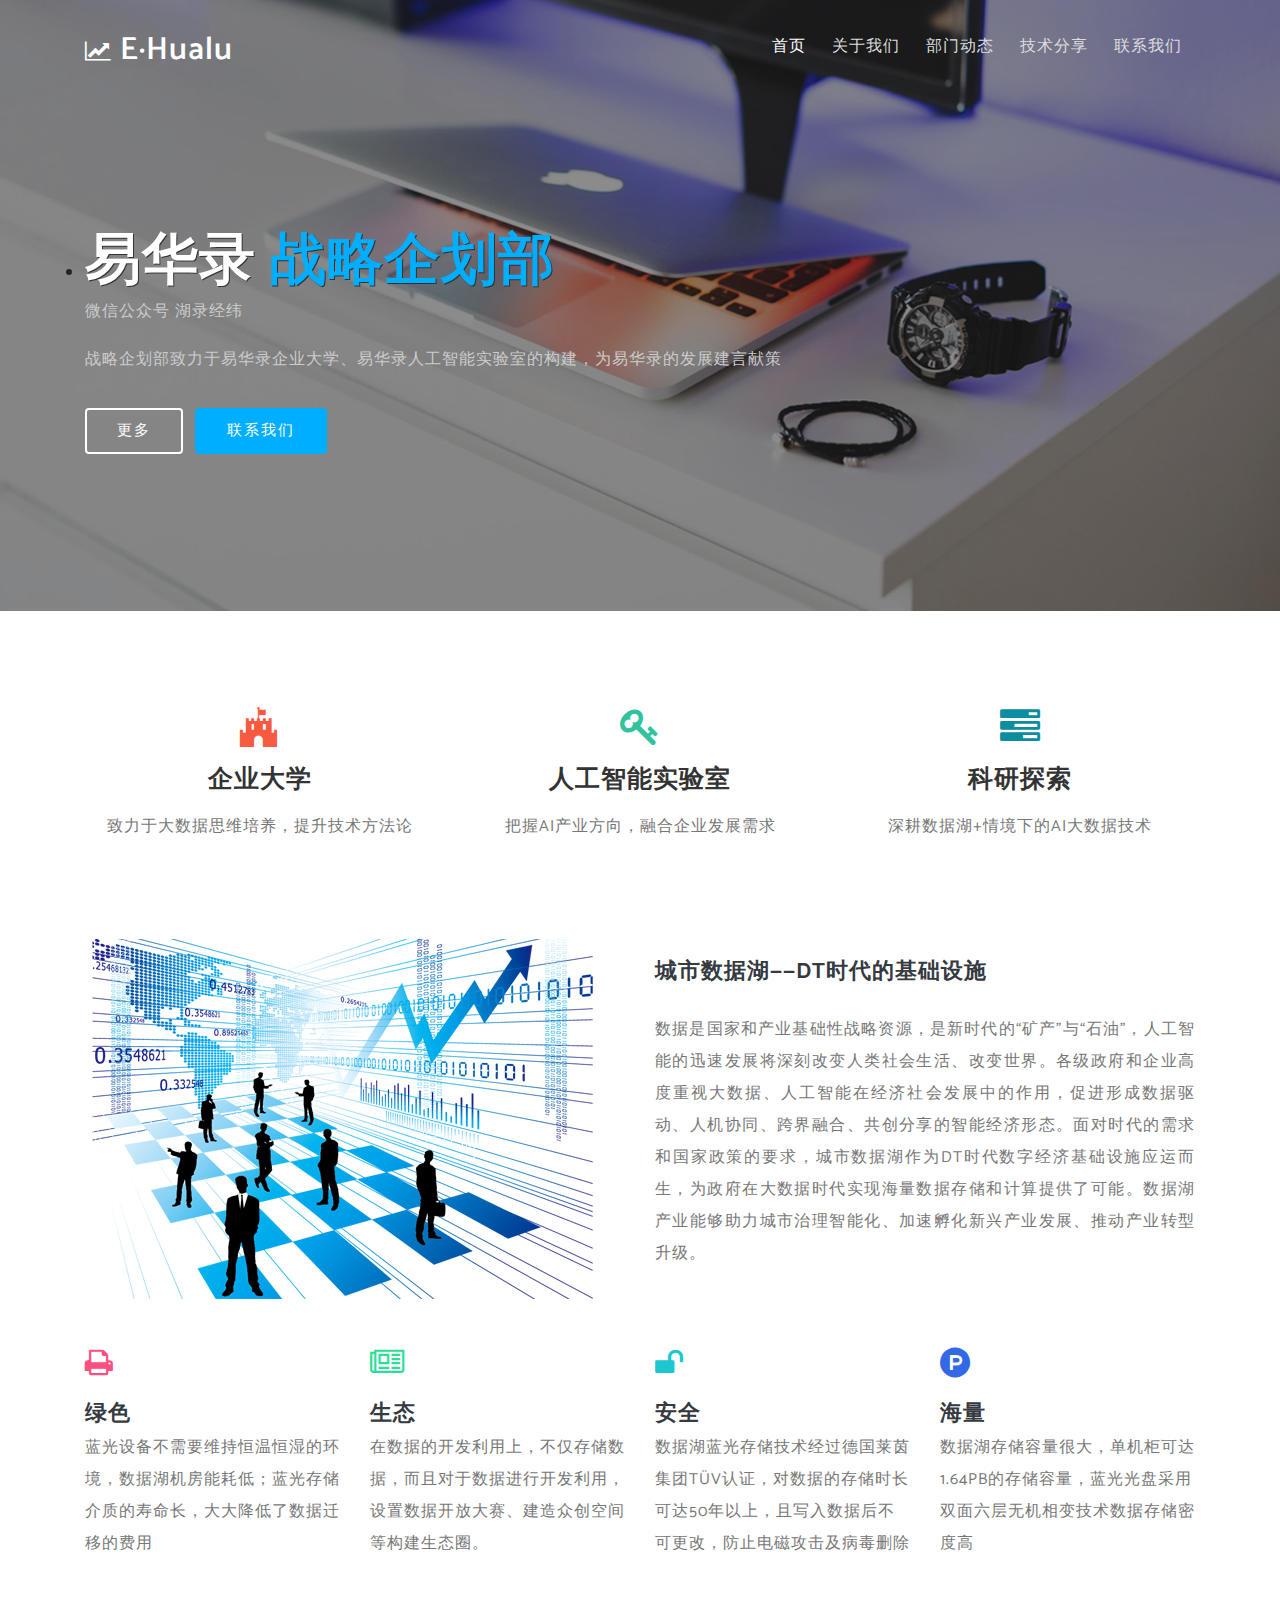
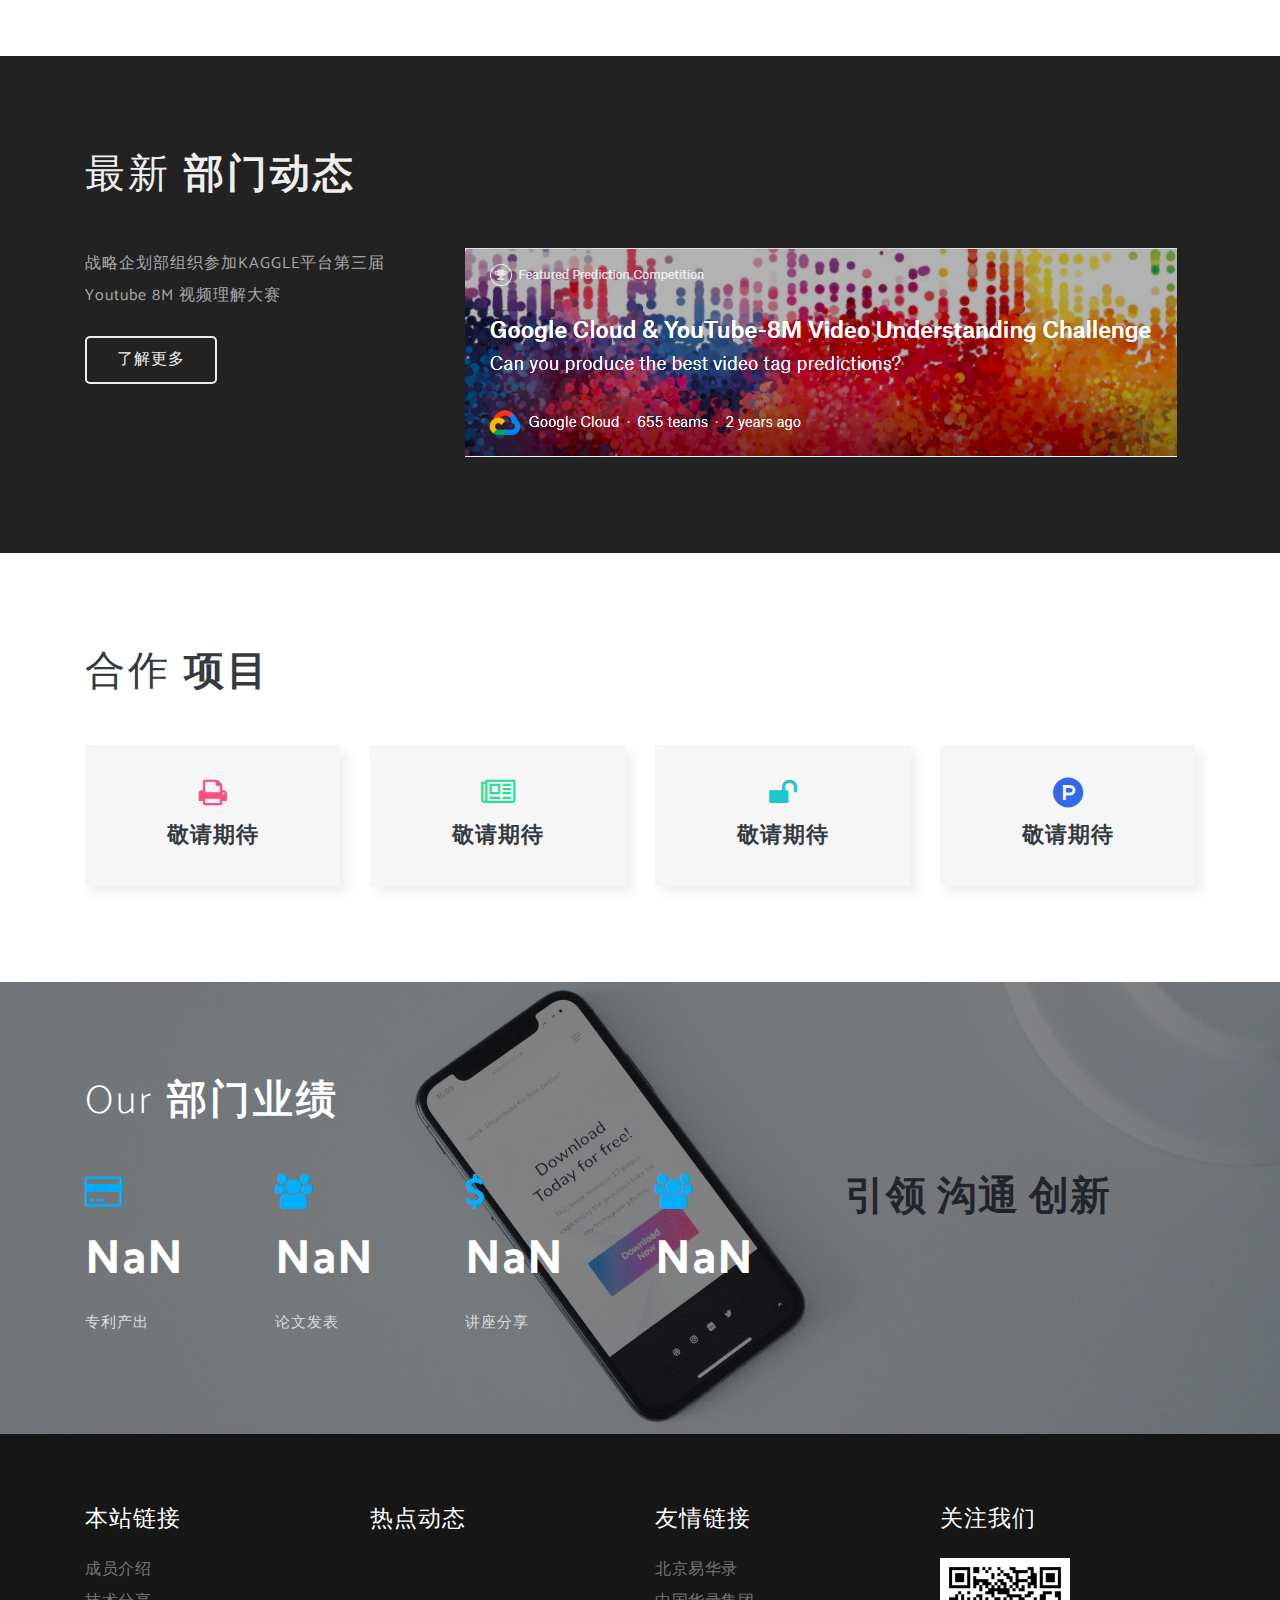
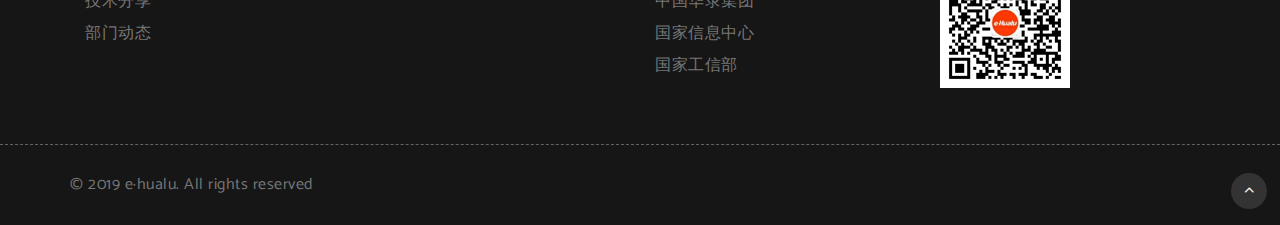
<file: index.html>
<!--
author: W3layouts
author URL: http://w3layouts.com
License: Creative Commons Attribution 3.0 Unported
License URL: http://creativecommons.org/licenses/by/3.0/
-->
<!DOCTYPE html>
<html lang="en">
<head>
<link rel="shortcut icon" href="images/favicon.ico" />

<link rel="bookmark" href="images/favicon.ico" />



<title>易华录战略企划部 | 首页</title>
<!-- for-mobile-apps -->
<meta name="viewport" content="width=device-width, initial-scale=1">
<meta http-equiv="Content-Type" content="text/html; charset=utf-8" />
<meta name="keywords" content="ehualu, strategic planning" />

    <script>
        addEventListener("load", function () {
            setTimeout(hideURLbar, 0);
        }, false);

        function hideURLbar() {
            window.scrollTo(0, 1);
        }
    </script>
	
	<!-- css files -->
    <link href="css/css_slider.css" rel="stylesheet"><!-- Slider css -->
    <link href="css/bootstrap.css" rel='stylesheet' type='text/css' /><!-- bootstrap css -->
    <link href="css/style.css" rel='stylesheet' type='text/css' /><!-- custom css -->
    <link href="css/font-awesome.min.css" rel="stylesheet"><!-- fontawesome css -->
	<!-- //css files -->
	
	<!-- google fonts -->
	<link href="//fonts.googleapis.com/css?family=Catamaran:100,200,300,400,500,600,700,800,900" rel="stylesheet">
	<link href="//fonts.googleapis.com/css?family=Open+Sans:300,300i,400,400i,600,600i,700,700i,800,800i&amp;subset=cyrillic,cyrillic-ext,greek,greek-ext,latin-ext,vietnamese" rel="stylesheet">
	<!-- //google fonts -->
	
</head>
<body>


<!-- header -->
<header>
	<div class="container">
		<!-- nav -->
		<nav class="py-3 d-lg-flex">
			<div id="logo">
				<h1> <a href="index.html"><span class="fa fa-line-chart"></span> e·Hualu </a></h1>
			</div>
			<label for="drop" class="toggle"><span class="fa fa-bars"></span></label>
			<input type="checkbox" id="drop" />
			<ul class="menu ml-auto mt-1">
				<li class="active"><a href="index.html">首页</a></li>
				<li class=""><a href="about.html">关于我们</a></li>
				<li class=""><a href="services.html">部门动态</a></li>
				<li class=""><a href="blog.html">技术分享</a></li>
				<li class=""><a href="contact.html">联系我们</a></li>
			</ul>
		</nav>
		<!-- //nav -->
	</div>
</header>
<!-- //header -->


<!-- banner -->
<div class="banner" id="home">
	<div class="layer">
		<div class="container">
			<div class="banner-text-w3pvt">
				<!-- banner slider-->
				<!--<div class="csslider infinity" id="slider1"> -->
				<!--	<input type="radio" name="slides" checked="checked" id="slides_1" />
					<input type="radio" name="slides" id="slides_2" />
					<input type="radio" name="slides" id="slides_3" /> -->
				<!--	<ul class="banner_slide_bg"> -->
						<li>
							<div class="w3ls_banner_txt">
								<h2 class="b-w3ltxt text-capitalize mt-md-4">易华录 <span>战略企划部</span> </h2>
								<p class="b-w3ltxt text-capitalize">微信公众号 湖录经纬</p>
								<p class="w3ls_pvt-title my-3">战略企划部致力于易华录企业大学、易华录人工智能实验室的构建，为易华录的发展建言献策</p>
								<a href="services.html" class="btn btn-banner my-sm-3 mr-2">更多</a>
								<a href="contact.html" class="btn btn-banner1 my-sm-3">联系我们</a>
							</div>
						</li>
						
				<!--	</ul> -->
					<!-- <div class="navigation">
						<div>
							<label for="slides_1"></label>
							<label for="slides_2"></label>
							<label for="slides_3"></label>
						</div>
					</div>
				</div> -->
				<!-- //banner slider-->
			</div>
		</div>
	</div>
</div>
<!-- //banner -->

<!-- about -->
<section class="banner-bottom pt-sm-5 pt-4 mt-sm-0 mt-2">
	<div class="container">
		<div class="row bottom_grids text-center mt-lg-5 mt-3">
			<div class="col-md-4 grid1 mb-sm-5 mb-4">
				<span class="fa fa-fort-awesome"></span>
				<h3 class="my-sm-3 mt-3 mb-2">企业大学</h3>
				<p class=""> 致力于大数据思维培养，提升技术方法论 </p>
			</div>
			<div class="col-md-4 grid2 mb-sm-5 mb-4">
				<span class="fa fa-key"></span>
				<h3 class="my-sm-3 mt-3 mb-2">人工智能实验室</h3>
				<p class=""> 把握AI产业方向，融合企业发展需求 </p>
			</div>
			<div class="col-md-4 grid3 mb-sm-5 mb-4">
				<span class="fa fa-tasks"></span>
				<h3 class="my-sm-3 mt-3 mb-2">科研探索</h3>
				<p class=""> 深耕数据湖+情境下的AI大数据技术</p>
			</div>
		</div>
	</div>
</section>
<!-- //about -->

<!-- advantages and details -->
<section class="advantages pt-lg-5 pt-3">
	<div class="container pb-md-5">
		<div class="row advantages_grids">
			<div class="col-lg-6">
				<img src="images/about.jpg" alt="" class="img-fluid">
			</div>
			<div class="col-lg-6 mt-lg-0 mt-4">
				<h3 class="mt-sm-3">城市数据湖——DT时代的基础设施</h3>
				<p style="text-align:justify;" class="my-sm-4 mt-2 mb-4">  数据是国家和产业基础性战略资源，是新时代的“矿产”与“石油”，人工智能的迅速发展将深刻改变人类社会生活、改变世界。各级政府和企业高度重视大数据、人工智能在经济社会发展中的作用，促进形成数据驱动、人机协同、跨界融合、共创分享的智能经济形态。面对时代的需求和国家政策的要求，城市数据湖作为DT时代数字经济基础设施应运而生，为政府在大数据时代实现海量数据存储和计算提供了可能。数据湖产业能够助力城市治理智能化、加速孵化新兴产业发展、推动产业转型升级。</p>
			</div>
			<div class="row mt-sm-5 mx-0">
				<div class="col-lg-3 col-6 grid4 mb-5">
					<span class="fa fa-print"></span>
					<h3 class="mt-sm-3 mt-2">绿色</h3>
					<p class=""> 蓝光设备不需要维持恒温恒湿的环境，数据湖机房能耗低；蓝光存储介质的寿命长，大大降低了数据迁移的费用</p>
				</div>
				<div class="col-lg-3 col-6 grid5 mb-5">
					<span class="fa fa-newspaper-o"></span>
					<h3 class="mt-sm-3 mt-2">生态</h3>
					<p class="">在数据的开发利用上，不仅存储数据，而且对于数据进行开发利用，设置数据开放大赛、建造众创空间等构建生态圈。</p>
				</div>
				<div class="col-lg-3 col-6 grid6 mb-5">
					<span class="fa fa-unlock"></span>
					<h3 class="mt-sm-3 mt-2"> 安全</h3>
					<p class=""> 数据湖蓝光存储技术经过德国莱茵集团TÜV认证，对数据的存储时长可达50年以上，且写入数据后不可更改，防止电磁攻击及病毒删除</p>
				</div>
				<div class="col-lg-3 col-6 grid7 mb-5">
					<span class="fa fa-product-hunt"></span>
					<h3 class="mt-sm-3 mt-2">海量</h3>
					<p class=""> 数据湖存储容量很大，单机柜可达1.64PB的存储容量，蓝光光盘采用双面六层无机相变技术数据存储密度高</p>
				</div>
			</div>
		</div>
	</div>
</section>
<!-- //advantages and details -->

<!-- statistics -->
<section class="statistics py-5">
	<div class="container py-lg-5 py-3">
		<h3 class="heading mb-md-5 mb-4">最新 <strong>部门动态</strong></h3>
		<div class="row">
			<div class="col-lg-4">
				<p class="mb-4">  战略企划部组织参加KAGGLE平台第三届 Youtube 8M 视频理解大赛 </p>
				<a href="services.html">了解更多 </a>
			</div>
			<div class="col-lg-8 my-lg-0 my-4">
				<img src="images/yt8m.PNG" alt="" class="img-fluid">
			</div>
			<!-- <div class="col-lg-2">
				<div class="progress-one">
					<h4 class="progress-tittle">Online Marketing</h4>
					<div class="progress">
						<div class="progress-bar progress-bar-striped" role="progressbar" style="width: 40%" aria-valuenow="40" aria-valuemin="0" aria-valuemax="100"></div>
					</div>
				</div>
				<div class="progress-one my-lg-4">
					<h4 class="progress-tittle">Financial Consulting</h4>
					<div class="progress">
						<div class="progress-bar progress-bar-striped bg-danger" role="progressbar" style="width: 55%" aria-valuenow="55" aria-valuemin="0" aria-valuemax="100"></div>
					</div>
				</div>
				<div class="progress-one">
					<h4 class="progress-tittle">Creative Projects</h4>
					<div class="progress">
						<div class="progress-bar progress-bar-striped bg-info" role="progressbar" style="width: 50%" aria-valuenow="50" aria-valuemin="0" aria-valuemax="100"></div>
					</div>
				</div>
				<div class="progress-one my-lg-4">
					<h4 class="progress-tittle">Future Enhancement</h4>
					<div class="progress">
						<div class="progress-bar progress-bar-striped bg-warning" role="progressbar" style="width: 70%" aria-valuenow="70" aria-valuemin="0" aria-valuemax="100"></div>
					</div>
				</div>
				<div class="progress-one">
					<h4 class="progress-tittle">24/7 support</h4>
					<div class="progress">
						<div class="progress-bar progress-bar-striped bg-success" role="progressbar" style="width: 90%" aria-valuenow="90" aria-valuemin="0" aria-valuemax="100"></div>
					</div>
				</div>
			</div>  -->
		</div>
	</div>
</section>
<!-- //statistics -->

<!-- products -->
<section class="products py-5">
	<div class="container py-lg-5 py-3">
		<h3 class="heading mb-md-5 mb-4">合作 <strong>项目</strong></h3>
		<div class="row products_grids text-center">
			<div class="col-md-3 col-6 grid4 mb-md-0 mb-4">
				<div class="prodct1">
					<a href="#">
						<span class="fa fa-print"></span>
						<h3 class="mt-2"> 敬请期待</h3>
						<span class="fas fa-long-arrow-alt-right"></span>
					</a>
				</div>
			</div>
			<div class="col-md-3 col-6 grid5 mb-md-0 mb-4">
				<div class="prodct1">
					<a href="#">
						<span class="fa fa-newspaper-o"></span>
						<h3 class="mt-2">敬请期待</h3>
						<span class="fas fa-long-arrow-alt-right"></span>
					</a>
				</div>
			</div>
			<div class="col-md-3 col-6 grid6">
				<div class="prodct1">
					<a href="#">
						<span class="fa fa-unlock"></span>
						<h3 class="mt-2">敬请期待</h3>
						<span class="fas fa-long-arrow-alt-right"></span>
					</a>
				</div>
			</div>
			<div class="col-md-3 col-6 grid7">
				<div class="prodct1">
					<a href="#">
						<span class="fa fa-product-hunt"></span>
						<h3 class="mt-2">敬请期待</h3>
						<span class="fas fa-long-arrow-alt-right"></span>
					</a>
				</div>
			</div>
		</div>
	</div>
</section>
		
<!-- //products -->

<!-- stats section -->
<section class="middlesection-w3pvt">
	<div class="layer py-5">
		<div class="container py-lg-5 py-3">
			<h3 class="heading mb-md-5 mb-4">Our <strong>部门业绩</strong></h3>
			<div class="row">
				<div class="col-lg-8 left-build-wthree aboutright-w3pvtwthree text-lg-left text-center">
					<div class="row">
						<div class="col-sm-3 col-6 w3layouts_stats_left w3_counter_grid">
							<span class="fa fa-credit-card"></span>
							<p class="counter">NaN</p>
							<p class="para-text-w3ls">专利产出</p>
						</div>
						<div class="col-sm-3 col-6 w3layouts_stats_left w3_counter_grid2">	
							<span class="fa fa-users"></span>
							<p class="counter">NaN</p>
							<p class="para-text-w3ls">论文发表</p>
						</div>
						<div class="col-sm-3 col-6 w3layouts_stats_left w3_counter_grid1 mt-md-0 mt-4">
							<span class="fa fa-dollar"></span>
							<p class="counter">NaN</p>
							<p class="para-text-w3ls">讲座分享</p>
						</div>
						<div class="col-sm-3 col-6 w3layouts_stats_left w3_counter_grid1 mt-md-0 mt-4">
							<span class="fa fa-users"></span>
							<p class="counter">NaN</p>
							<p class="para-text-w3ls"></p>
						</div>
					</div>
				</div>
				<div class="col-lg-4 text-lg-left text-stat text-center mt-lg-0 mt-4">
					<h1 class="">引领 沟通 创新</h1>
				</div>
			</div>
		</div>
	</div>
</section>
<!-- //stats section -->

<!-- footer-top -->
<!-- <section class="footer-top py-sm-5 py-4">
	<div class="container">
		<div class="row">
			<div class="col-lg-3 col-sm-6">
				<h3 class="my-sm-3 mt-3 mb-1"><span class="fa mr-2 fa-mobile"></span> Mobile Apps</h3>
				<p class="mb-sm-4 mb-2"> Vestibulum ante ipsum primis in faucibus orci luctus et ultrices.</p>
			</div>
			<div class="col-lg-3 col-sm-6">
				<h3 class="my-sm-3 mt-3 mb-1"><span class="fa mr-2 fa-shield"></span> Security Tips</h3>
				<p class="mb-sm-4 mb-2"> Vestibulum ante ipsum primis in faucibus orci luctus et ultrices.</p>
			</div>
			<div class="col-lg-3 col-sm-6">
				<h3 class="my-sm-3 mt-3 mb-1"><span class="fa mr-2 fa-globe"></span> Various Branches</h3>
				<p class="mb-sm-4 mb-2"> Vestibulum ante ipsum primis in faucibus orci luctus et ultrices.</p>
			</div>
			<div class="col-lg-3 col-sm-6">
				<h3 class="my-sm-3 mt-3 mb-1"><span class="fa mr-2 fa-phone"></span> 24/7 Support</h3>
				<p class="mb-sm-4 mb-2"> Vestibulum ante ipsum primis in faucibus orci luctus et ultrices.</p>
			</div>
		</div>
	</div>
</section> -->
<!-- //footer-top -->

<!-- footer -->
<footer class="footer py-md-5 pt-4 pb-5">
	<div class="container pt-4">
		<div class="row">
<!--			<div class="col-lg-3 col-sm-6 footer-top">-->
<!--				<h4 class="mb-sm-4 mb-3 w3f_title">联系信息</h4>-->
<!--				<ul class="list-w3">-->
<!--					<li><span class="fa mr-1 fa-map-marker"></span>北京市石景山区阜石路165号</li>-->
<!--					<li class="my-2"><span class="fa mr-1 fa-phone"></span>#电话号码1</li>-->
<!--					<li class="my-2"><span class="fa mr-1 fa-phone"></span>#电话号码2</li>-->
<!--					<li class=""><span class="fa mr-1 fa-envelope"></span><a href="mailto:info@example.com">xxxx@ehualu.com</a></li>-->
<!--				</ul>-->
<!--			</div>-->


			<div class="col-lg-3 col-sm-6 footer-top">
				<h4 class="mb-sm-4 mb-3 w3f_title"> 本站链接</h4>
				<ul class="list-w3">
					<li class="my-2">
						<a href="about.html">
							成员介绍
						</a>
					</li>
					<li class="mb-2">
						<a href="blogs.html">
							技术分享
						</a>
					</li>
					<li class="my-2">
						<a href="services.html">
							部门动态
						</a>
					</li>
				</ul>
			</div>
			<!-- <div class="col-lg-2 col-sm-4 mt-lg-0 mt-sm-5 mt-4">
				<h4 class="mb-sm-4 mb-3 w3f_title">Media Center</h4>
				<ul class="list-w3">
					<li class="my-2">
						<a href="#">
							Press Release
						</a>
					</li>
					<li class="mb-2">
						<a href="features.html">
							Vision & Values
						</a>
					</li>
					<li class="my-2">
						<a href="security.html">
							Winning Awards
						</a>
					</li>
					<li class="my-2">
						<a href="pricing.html">
							Networking
						</a>
					</li>
				</ul>
			</div> -->

			<div class="col-lg-3 col-sm-6 footer-top">
				<h4 class="mb-sm-4 mb-3 w3f_title">热点动态</h4>
				<ul class="list-w3">
					<!-- <li class="my-2">
						<a href="www.ehualu.com">
							
						</a>
					</li>
					<li class="mb-2">
						<a href="#">
							Nearest Branch
						</a>
					</li>
					<li class="my-2">
						<a href="#">
							Guidance
						</a>
					</li>
					<li class="my-2">
						<a href="#">
							Download
						</a>
					</li>
					<li>
						<a href="#">
							Mobile App
						</a>
					</li> -->
				</ul>
			</div>
			
			<div class="col-lg-3 col-sm-6 footer-top">
				<h4 class="mb-4 w3f_title">友情链接</h4>
				<ul class="list-w3">
					<li class="my-2">
						<a href="www.ehualu.com">
							北京易华录
						</a>
					</li>
					<li class="mb-2">
						<a href="www.hualu.com.cn">
							中国华录集团
						</a>
					</li>
					<li class="my-2">
						<a href="www.sic.gov.cn">
							国家信息中心
						</a>
					</li>
					<li class="my-2">
						<a href="www.miit.gov.cn">
							国家工信部
						</a>
					</li>
				</ul>
			</div>

			<div class="col-lg-3 col-sm-6 footer-top">
				<h4 class="mb-4 w3f_title">关注我们</h4>
				<ul class="list-w3">
					<li class="my-2">
						<img src="images/qrcode.jpg" width="50" hight="50" alt="" class="img-fluid">
						<!-- <div class="w3-w3pvt-team-img">
							
						</div> -->
					</li>
				</ul>
				
				
			</div>



		</div>
	</div>
	<!-- //footer bottom -->
</footer>
<!-- //footer -->

<!-- copyright -->
<section class="copy-right py-4" style="align-content: center">
	<div class="container" align="center">
		<div class="row" >
<!--			<div class="col-lg-7" >-->
				<p class="" >
					© 2019 e·hualu. All rights reserved
<!--					<a href="http://w3layouts.com"> W3layouts.</a>-->
				</p>
<!--			</div>-->
<!--			<div class="col-lg-5">-->
<!--				<ul class="list-w3 d-sm-flex">-->
<!--					<li>-->
<!--						<a href="#">-->
<!--							Privicy Policy-->
<!--						</a>-->
<!--					</li>-->
<!--					<li class="mx-4">-->
<!--						<a href="#">-->
<!--							Terms & Conditions-->
<!--						</a>-->
<!--					</li>-->
<!--					<li>-->
<!--						<a href="#">-->
<!--							Disclaimer.-->
<!--						</a>-->
<!--					</li>-->
<!--					<li>-->
<!--						<a href="#">-->
<!--						</a>-->
<!--					</li>-->
<!--				</ul>-->
<!--			</div>-->
		</div>
	</div>
</section>
<!-- //copyright -->

<!-- move top -->
<div class="move-top text-right">
	<a href="#home" class="move-top"> 
		<span class="fa fa-angle-up  mb-3" aria-hidden="true"></span>
	</a>
</div>
<!-- move top -->

</body>
</html>
</file>
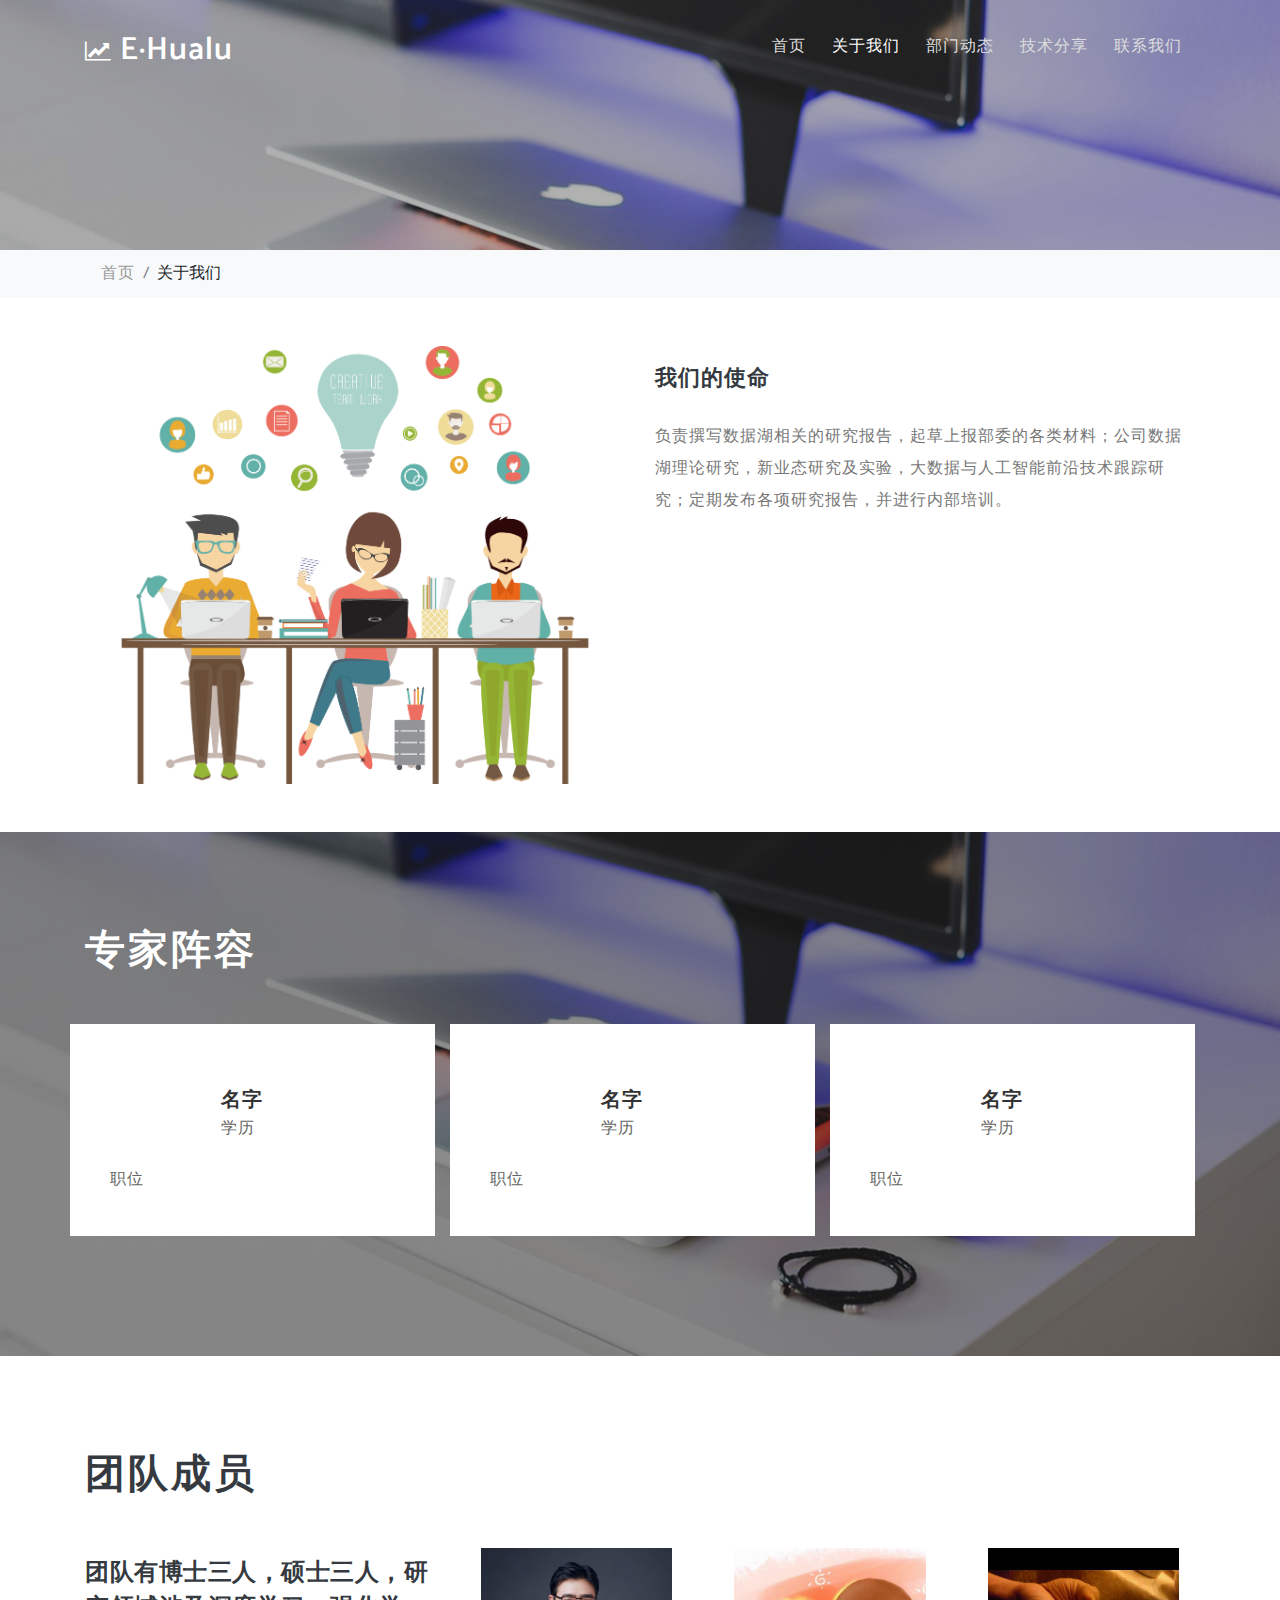
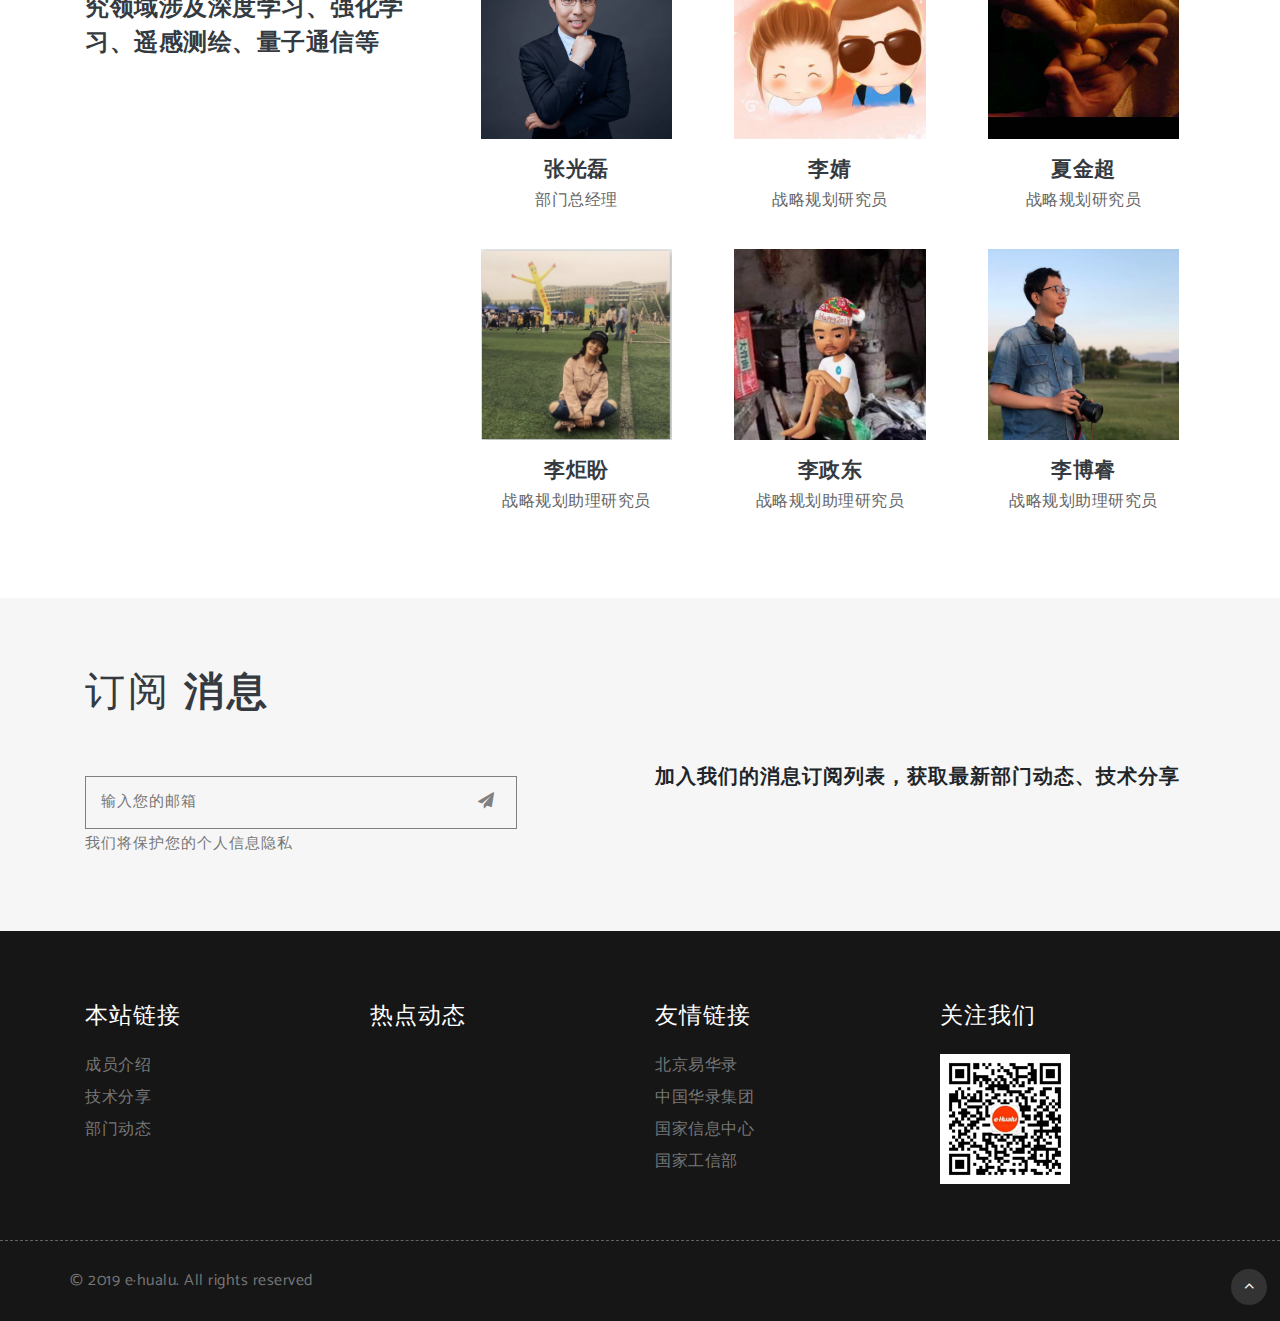
<file: about.html>
<!--
author: W3layouts
author URL: http://w3layouts.com
License: Creative Commons Attribution 3.0 Unported
License URL: http://creativecommons.org/licenses/by/3.0/
-->
<!DOCTYPE html>
<html lang="en">
<head>
<link rel="shortcut icon" href="images/favicon.ico" />

<link rel="bookmark" href="images/favicon.ico" />


<title>易华录战略企划部 | 关于我们 </title>
<!-- for-mobile-apps -->
<meta name="viewport" content="width=device-width, initial-scale=1">
<meta http-equiv="Content-Type" content="text/html; charset=utf-8" />
<meta name="keywords" content="Demand Responsive web template, Bootstrap Web Templates, Flat Web Templates, Android Compatible web template, 
Smartphone Compatible web template, free webdesigns for Nokia, Samsung, LG, SonyEricsson, Motorola web design" />

    <script> 
        addEventListener("load", function () {
            setTimeout(hideURLbar, 0);
        }, false);

        function hideURLbar() {
            window.scrollTo(0, 1);
        }
    </script>
	
	<!-- css files -->
    <link href="css/bootstrap.css" rel='stylesheet' type='text/css' /><!-- bootstrap css -->
    <link href="css/style.css" rel='stylesheet' type='text/css' /><!-- custom css -->
    <link href="css/font-awesome.min.css" rel="stylesheet"><!-- fontawesome css -->
	<!-- //css files -->
	
	<!-- google fonts -->
	<link href="//fonts.googleapis.com/css?family=Catamaran:100,200,300,400,500,600,700,800,900" rel="stylesheet">
	<link href="//fonts.googleapis.com/css?family=Open+Sans:300,300i,400,400i,600,600i,700,700i,800,800i&amp;subset=cyrillic,cyrillic-ext,greek,greek-ext,latin-ext,vietnamese" rel="stylesheet">
	<!-- //google fonts -->
	
</head>
<body>
<!-- header -->
<header>
	<div class="container">
		<!-- nav -->
		<nav class="py-3 d-lg-flex">
			<div id="logo">
				<h1> <a href="index.html"><span class="fa fa-line-chart"></span> e·Hualu </a></h1>
			</div>
			<label for="drop" class="toggle"><span class="fa fa-bars"></span></label>
			<input type="checkbox" id="drop" />
			<ul class="menu ml-auto mt-1">
				<li class=""><a href="index.html">首页</a></li>
				<li class="active"><a href="about.html">关于我们</a></li>
				<li class=""><a href="services.html">部门动态</a></li>
				<li class=""><a href="blog.html">技术分享</a></li>
				<li class=""><a href="contact.html">联系我们</a></li>
			</ul>
		</nav>
		<!-- //nav -->
	</div>
</header>
<!-- //header -->

<!-- inner-banner -->
<section class="inner-banner" id="home">
	<div class="inner-layer">
		<div class="container">
		</div>
	</div>
</section>
<!-- //inner-banner -->

<!-- breadcrumb -->
<div class="breadcrumb-w3pvt bg-light">
	<div class="container">
	<nav aria-label="breadcrumb">
		<ol class="breadcrumb">
			<li class="breadcrumb-item">
				<a href="index.html">首页</a>
			</li>
			<li class="breadcrumb-item" aria-current="page">关于我们</li>
		</ol>
	</nav>
	</div>
</div>
<!-- //breadcrumb -->

<!-- advantages and details -->
<section class="advantages pt-5">
	<div class="container pb-md-5">
		<div class="row advantages_grids">
			<div class="col-lg-6">
				<img src="images/aim.png" alt="" class="img-fluid">
			</div>
			<div class="col-lg-6 mt-lg-0 mt-4">
				<h3 class="mt-sm-3">我们的使命</h3>
				<p class="my-sm-4 mt-2 mb-4"> 负责撰写数据湖相关的研究报告，起草上报部委的各类材料；公司数据湖理论研究，新业态研究及实验，大数据与人工智能前沿技术跟踪研究；定期发布各项研究报告，并进行内部培训。 </p>
			</div>
<!--			<div class="row mt-sm-5 mx-0">-->
<!--				<div class="col-lg-3 col-6 grid4 mb-5">-->
<!--					<span class="fa fa-print"></span>-->
<!--					<h3 class="mt-sm-3 mt-2">海量</h3>-->
<!--					<p class=""> </p>-->
<!--				</div>-->
<!--				<div class="col-lg-3 col-6 grid5 mb-5">-->
<!--					<span class="fa fa-newspaper-o"></span>-->
<!--					<h3 class="mt-sm-3 mt-2">绿色</h3>-->
<!--					<p class=""> </p>-->
<!--				</div>-->
<!--				<div class="col-lg-3 col-6 grid6 mb-5">-->
<!--					<span class="fa fa-unlock"></span>-->
<!--					<h3 class="mt-sm-3 mt-2">安全</h3>-->
<!--					<p class=""> </p>-->
<!--				</div>-->
<!--				<div class="col-lg-3 col-6 grid7 mb-5">-->
<!--					<span class="fa fa-product-hunt"></span>-->
<!--					<h3 class="mt-sm-3 mt-2">生态</h3>-->
<!--					<p class=""> </p>-->
<!--				</div>-->
<!--			</div>-->
		</div>
	</div>
</section>
<!-- //advantages and details -->

<!-- testimonials -->
<section class="clients">
	<div class="layer py-lg-5 py-lg-4">
		<div class="container py-5">
			<h2 class="heading mb-md-5 mb-4"> <strong> 专家阵容 </strong></h2>
			<div class="row">
				<div class="col-lg-4 col-md-6 pl-sm-0 mb-4">
					<div class="col- client-grid">
						<div class="c-left">
							<img src="images/null.bmp" alt="image" class="img-fluid" />
							<div class="info">
								<h6>名字</h6>
								<p>学历</p>
							</div>
							<div class="clearfix"></div>
						</div>
							<p class="mt-2">职位</p>
					</div>
				</div>
				<div class="col-lg-4 col-md-6 pl-sm-0 mb-4">
					<div class="col- client-grid">
						<div class="c-left">
							<img src="images/null.bmp" alt="image" class="img-fluid" />
							<div class="info">
								<h6>名字</h6>
								<p>学历</p>
							</div>
							<div class="clearfix"></div>
						</div>
							
							<p class="mt-2">职位</p>
					</div>
				</div>
				<div class="col-lg-4 col-md-6 pl-sm-0 mb-4">
					<div class="col- client-grid">
						<div class="c-left">
							<img src="images/null.bmp" alt="image" class="img-fluid" />
							<div class="info">
								<h6>名字</h6>
								<p>学历</p>
							</div>
							<div class="clearfix"></div>
						</div>
							<p class="mt-2">职位</p>
					</div>
				</div>
			</div>
		</div>
	</div>
</section>
<!-- //testimonials -->

<!-- directors -->
<section class="team pt-5">
	<div class="container py-md-5 py-3">
		<h3 class="heading mb-md-5 mb-4"> <strong> 团队成员 </strong></h3>
		<div class="row">
			<div class="col-lg-4">
				<div class="blog-info">
					<h4 class="heading mt-lg-2">团队有博士三人，硕士三人，研究领域涉及深度学习、强化学习、遥感测绘、量子通信等</h4>
					<p class="mt-sm-3 mt-2"></p>
				</div>
			</div>
			<div class="col-lg-8 text-center mt-lg-0 mt-4">
				<div class="row">
				   <div class="col-md-4 col-6 item">
					  <div class="clients-color">
						 <div class="w3-w3pvt-team-img">
							<img src="images/zhangguanglei.jpg" class="" alt="">
						 </div>
						 <div class="team-txt-info pt-3">
							<h4>张光磊</h4>
							<p class="mb-3">部门总经理</p>
						 </div>
					  </div>
				   </div>
				   <div class="col-md-4 col-6 item">
					  <div class="clients-color">
						 <div class="w3-w3pvt-team-img">
							<img src="images/lijing.jpg" class="" alt="">
						 </div>
						 <div class="team-txt-info pt-3">
							<h4>李婧</h4>
							<p class="mb-3">战略规划研究员</p>
						 </div>
					  </div>
				   </div>
				   <div class="col-md-4 col-6 item">
					  <div class="clients-color">
						 <div class="w3-w3pvt-team-img">
							<img src="images/xiajinchao.jpg" class="" alt="">
						 </div>
						 <div class="team-txt-info pt-3">
							<h4>夏金超</h4>
							<p class="mb-3">战略规划研究员</p>
						 </div>
					  </div>
				   </div>
				   <div class="col-md-4 col-6 item">
					  <div class="clients-color">
						 <div class="w3-w3pvt-team-img">
							<img src="images/lijvpan.jpg" class="" alt="">
						 </div>
						 <div class="team-txt-info pt-3">
							<h4>李炬盼</h4>
							<p class="mb-3">战略规划助理研究员</p>
							
						 </div>
					  </div>
				   </div>
				   
				   <div class="col-md-4 col-6 item">
					  <div class="clients-color">
						 <div class="w3-w3pvt-team-img">
							<img src="images/lizhengdong.jpg" class="" alt="">
						 </div>
						 <div class="team-txt-info pt-3">
							<h4>李政东</h4>
							<p class="mb-3">战略规划助理研究员</p>
						 </div>
					  </div>
				   </div>
				   
				   <div class="col-md-4 col-6 item">
					  <div class="clients-color">
						 <div class="w3-w3pvt-team-img">
							<img src="images/liborui.jpg" class="" alt="">
						 </div>
						 <div class="team-txt-info pt-3">
							<h4>李博睿</h4>
							<p class="mb-3">战略规划助理研究员</p>
						 </div>
					  </div>
				   </div>
				</div>
			</div>
		</div>
	</div>
</section>
<!-- //directors -->

<!-- subscribe -->
<div class="subscribe py-5">
	<div class="container py-sm-4">
		<h3 class="heading mb-md-5 mb-4">订阅 <strong> 消息</strong></h3>
		<div class="row">
			<div class="col-md-6 w3-w3pvt-subscribe">
				<form action="#" method="post">
					<input type="email" name="email" placeholder="输入您的邮箱" required="">
					<button class="btn1"><span class="fa fa-paper-plane" aria-hidden="true"></span></button>
				</form>
				<p>我们将保护您的个人信息隐私</p>
			</div>
			<div class="col-md-6 mt-md-0 mt-4">
				<h5>加入我们的消息订阅列表，获取最新部门动态、技术分享</h5>
			</div>
		</div>
	</div>
</div>
<!-- //subscribe -->

<!--&lt;!&ndash; footer-top &ndash;&gt;-->
<!--<section class="footer-top py-sm-5 py-4">-->
<!--	<div class="container">-->
<!--		<div class="row">-->
<!--			<div class="col-lg-3 col-sm-6">-->
<!--				<h3 class="my-sm-3 mt-3 mb-1"><span class="fa mr-2 fa-mobile"></span> Mobile Apps</h3>-->
<!--				<p class="mb-sm-4 mb-2"> Vestibulum ante ipsum primis in faucibus orci luctus et ultrices.</p>-->
<!--			</div>-->
<!--			<div class="col-lg-3 col-sm-6">-->
<!--				<h3 class="my-sm-3 mt-3 mb-1"><span class="fa mr-2 fa-shield"></span> Security Tips</h3>-->
<!--				<p class="mb-sm-4 mb-2"> Vestibulum ante ipsum primis in faucibus orci luctus et ultrices.</p>-->
<!--			</div>-->
<!--			<div class="col-lg-3 col-sm-6">-->
<!--				<h3 class="my-sm-3 mt-3 mb-1"><span class="fa mr-2 fa-globe"></span> Various Branches</h3>-->
<!--				<p class="mb-sm-4 mb-2"> Vestibulum ante ipsum primis in faucibus orci luctus et ultrices.</p>-->
<!--			</div>-->
<!--			<div class="col-lg-3 col-sm-6">-->
<!--				<h3 class="my-sm-3 mt-3 mb-1"><span class="fa mr-2 fa-phone"></span> 24/7 Support</h3>-->
<!--				<p class="mb-sm-4 mb-2"> Vestibulum ante ipsum primis in faucibus orci luctus et ultrices.</p>-->
<!--			</div>-->
<!--		</div>-->
<!--	</div>-->
<!--</section>-->
<!--&lt;!&ndash; //footer-top &ndash;&gt;-->

<!-- footer -->
<footer class="footer py-md-5 pt-4 pb-5">
	<div class="container pt-4">
		<div class="row">
<!--			<div class="col-lg-3 col-sm-6 footer-top">-->
<!--				<h4 class="mb-sm-4 mb-3 w3f_title">联系信息</h4>-->
<!--				<ul class="list-w3">-->
<!--					<li><span class="fa mr-1 fa-map-marker"></span>北京市石景山区阜石路165号</li>-->
<!--					<li class="my-2"><span class="fa mr-1 fa-phone"></span>#电话号码1</li>-->
<!--					<li class="my-2"><span class="fa mr-1 fa-phone"></span>#电话号码2</li>-->
<!--					<li class=""><span class="fa mr-1 fa-envelope"></span><a href="mailto:info@example.com">xxxx@ehualu.com</a></li>-->
<!--				</ul>-->
<!--			</div>-->


			<div class="col-lg-3 col-sm-6 footer-top">
				<h4 class="mb-sm-4 mb-3 w3f_title"> 本站链接</h4>
				<ul class="list-w3">
					<li class="my-2">
						<a href="about.html">
							成员介绍
						</a>
					</li>
					<li class="mb-2">
						<a href="blogs.html">
							技术分享
						</a>
					</li>
					<li class="my-2">
						<a href="services.html">
							部门动态
						</a>
					</li>
				</ul>
			</div>
			<!-- <div class="col-lg-2 col-sm-4 mt-lg-0 mt-sm-5 mt-4">
				<h4 class="mb-sm-4 mb-3 w3f_title">Media Center</h4>
				<ul class="list-w3">
					<li class="my-2">
						<a href="#">
							Press Release
						</a>
					</li>
					<li class="mb-2">
						<a href="features.html">
							Vision & Values
						</a>
					</li>
					<li class="my-2">
						<a href="security.html">
							Winning Awards
						</a>
					</li>
					<li class="my-2">
						<a href="pricing.html">
							Networking
						</a>
					</li>
				</ul>
			</div> -->

			<div class="col-lg-3 col-sm-6 footer-top">
				<h4 class="mb-sm-4 mb-3 w3f_title">热点动态</h4>
				<ul class="list-w3">
					<!-- <li class="my-2">
						<a href="www.ehualu.com">

						</a>
					</li>
					<li class="mb-2">
						<a href="#">
							Nearest Branch
						</a>
					</li>
					<li class="my-2">
						<a href="#">
							Guidance
						</a>
					</li>
					<li class="my-2">
						<a href="#">
							Download
						</a>
					</li>
					<li>
						<a href="#">
							Mobile App
						</a>
					</li> -->
				</ul>
			</div>

			<div class="col-lg-3 col-sm-6 footer-top">
				<h4 class="mb-4 w3f_title">友情链接</h4>
				<ul class="list-w3">
					<li class="my-2">
						<a href="www.ehualu.com">
							北京易华录
						</a>
					</li>
					<li class="mb-2">
						<a href="www.hualu.com.cn">
							中国华录集团
						</a>
					</li>
					<li class="my-2">
						<a href="www.sic.gov.cn">
							国家信息中心
						</a>
					</li>
					<li class="my-2">
						<a href="www.miit.gov.cn">
							国家工信部
						</a>
					</li>
				</ul>
			</div>

			<div class="col-lg-3 col-sm-6 footer-top">
				<h4 class="mb-4 w3f_title">关注我们</h4>
				<ul class="list-w3">
					<li class="my-2">
						<img src="images/qrcode.jpg" width="50" hight="50" alt="" class="img-fluid">
						<!-- <div class="w3-w3pvt-team-img">
							
						</div> -->
					</li>
				</ul>
			</div>



		</div>
	</div>
	<!-- //footer bottom -->
</footer>
<!-- //footer -->

<!-- copyright -->
<section class="copy-right py-4" style="align-content: center">
	<div class="container" align="center">
		<div class="row" >
<!--			<div class="col-lg-7" >-->
				<p class="" >
					© 2019 e·hualu. All rights reserved
<!--					<a href="http://w3layouts.com"> W3layouts.</a>-->
				</p>
<!--			</div>-->
<!--			<div class="col-lg-5">-->
<!--				<ul class="list-w3 d-sm-flex">-->
<!--					<li>-->
<!--						<a href="#">-->
<!--							Privicy Policy-->
<!--						</a>-->
<!--					</li>-->
<!--					<li class="mx-4">-->
<!--						<a href="#">-->
<!--							Terms & Conditions-->
<!--						</a>-->
<!--					</li>-->
<!--					<li>-->
<!--						<a href="#">-->
<!--							Disclaimer.-->
<!--						</a>-->
<!--					</li>-->
<!--					<li>-->
<!--						<a href="#">-->
<!--						</a>-->
<!--					</li>-->
<!--				</ul>-->
<!--			</div>-->
		</div>
	</div>
</section>
<!-- //copyright -->

<!-- move top -->
<div class="move-top text-right">
	<a href="#home" class="move-top">
		<span class="fa fa-angle-up  mb-3" aria-hidden="true"></span>
	</a>
</div>
<!-- move top -->

</body>
</html>
</file>
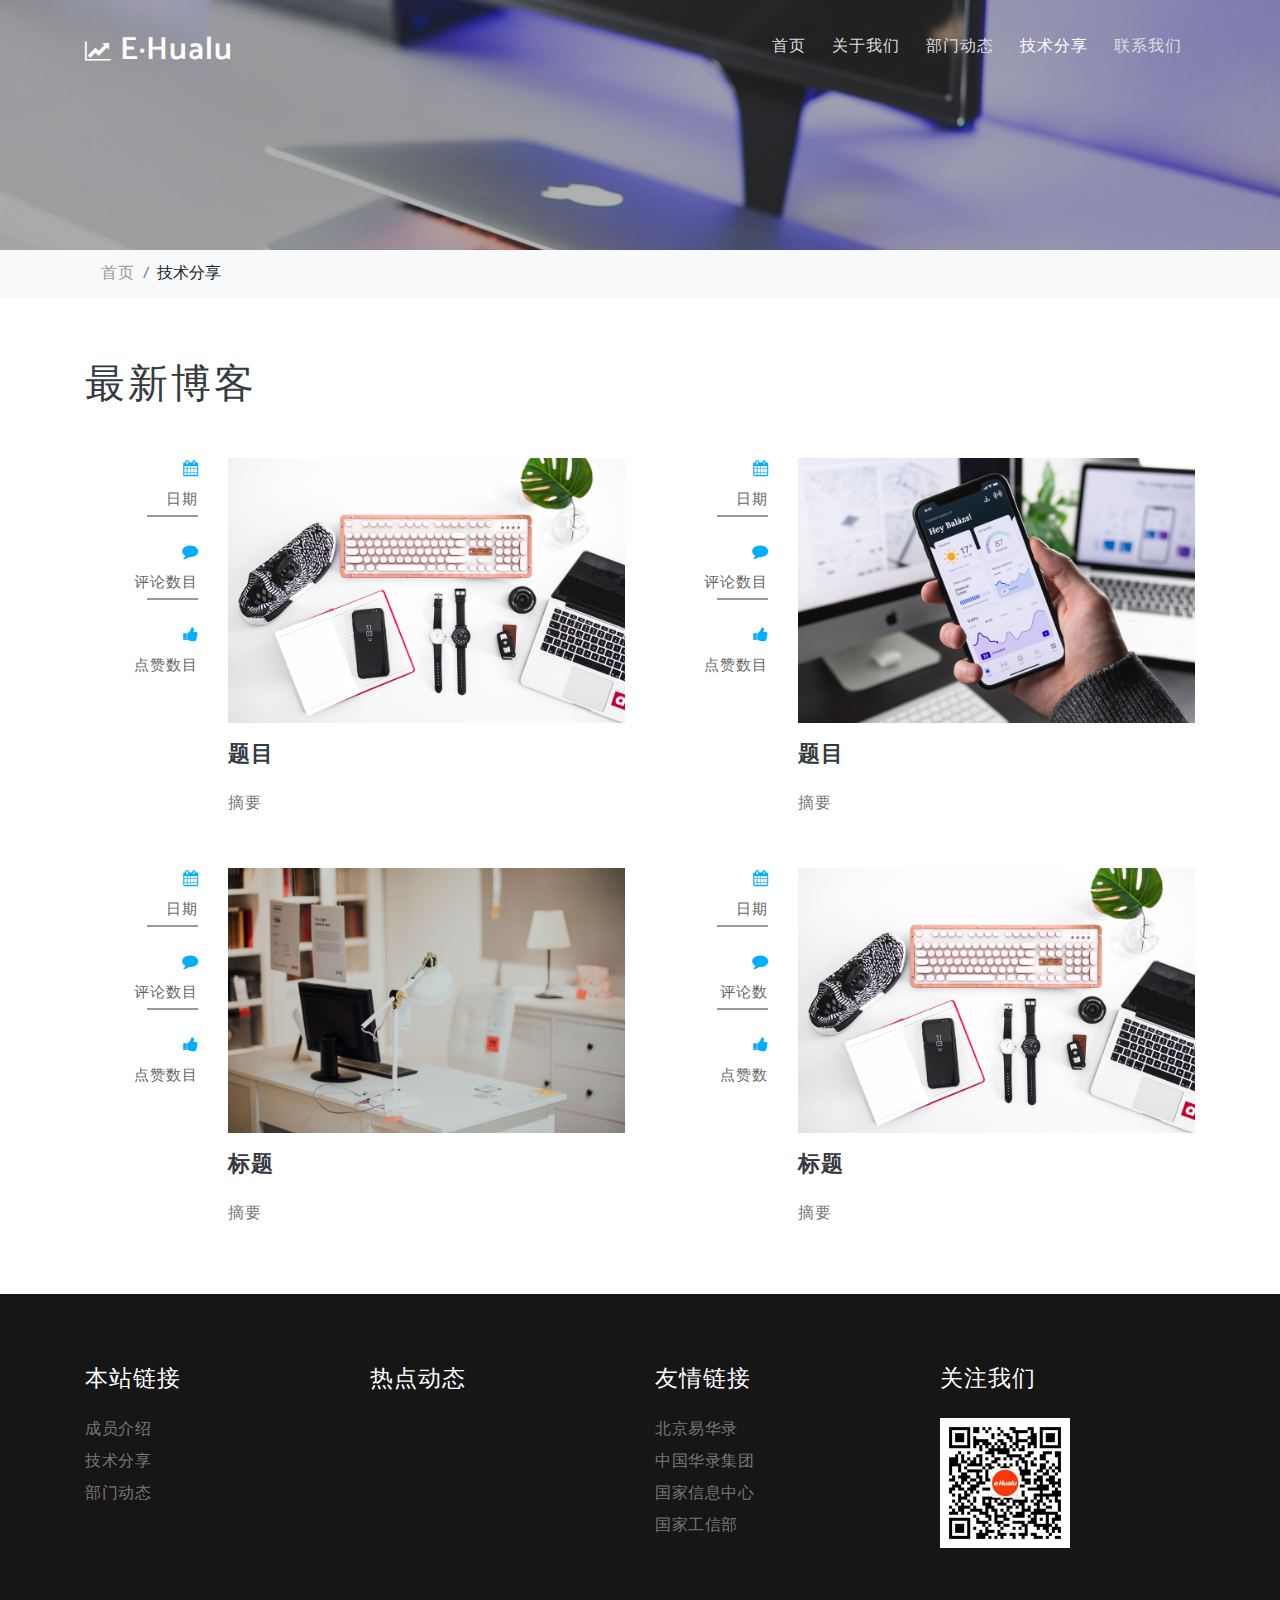
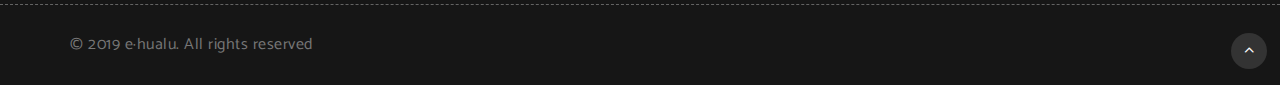
<file: blog.html>
<!--
author: W3layouts
author URL: http://w3layouts.com
License: Creative Commons Attribution 3.0 Unported
License URL: http://creativecommons.org/licenses/by/3.0/
-->
<!DOCTYPE html>
<html lang="en">
<head>
<link rel="shortcut icon" href="images/favicon.ico" />

<link rel="bookmark" href="images/favicon.ico" />


<title>易华录战略企划部 | 技术分享</title>
<!-- for-mobile-apps -->
<meta name="viewport" content="width=device-width, initial-scale=1">
<meta http-equiv="Content-Type" content="text/html; charset=utf-8" />
<meta name="keywords" content="Demand Responsive web template, Bootstrap Web Templates, Flat Web Templates, Android Compatible web template, 
Smartphone Compatible web template, free webdesigns for Nokia, Samsung, LG, SonyEricsson, Motorola web design" />

    <script>
        addEventListener("load", function () {
            setTimeout(hideURLbar, 0);
        }, false);

        function hideURLbar() {
            window.scrollTo(0, 1);
        }
    </script>
	
	<!-- css files -->
    <link href="css/bootstrap.css" rel='stylesheet' type='text/css' /><!-- bootstrap css -->
    <link href="css/style.css" rel='stylesheet' type='text/css' /><!-- custom css -->
    <link href="css/font-awesome.min.css" rel="stylesheet"><!-- fontawesome css -->
	<!-- //css files -->
	
	<!-- google fonts -->
	<link href="//fonts.googleapis.com/css?family=Catamaran:100,200,300,400,500,600,700,800,900" rel="stylesheet">
	<link href="//fonts.googleapis.com/css?family=Open+Sans:300,300i,400,400i,600,600i,700,700i,800,800i&amp;subset=cyrillic,cyrillic-ext,greek,greek-ext,latin-ext,vietnamese" rel="stylesheet">
	<!-- //google fonts -->
	
</head>
<body>

<!-- header -->
<header>
	<div class="container">
		<!-- nav -->
		<nav class="py-3 d-lg-flex">
			<div id="logo">
				<h1> <a href="index.html"><span class="fa fa-line-chart"></span> e·Hualu </a></h1>
			</div>
			<label for="drop" class="toggle"><span class="fa fa-bars"></span></label>
			<input type="checkbox" id="drop" />
			<ul class="menu ml-auto mt-1">
				<li class=""><a href="index.html">首页</a></li>
				<li class=""><a href="about.html">关于我们</a></li>
				<li class=""><a href="services.html">部门动态</a></li>
				<li class="active"><a href="blog.html">技术分享</a></li>
				<li class=""><a href="contact.html">联系我们</a></li>
			</ul>
		</nav>
		<!-- //nav -->
	</div>
</header>
<!-- //header -->

<!-- inner-banner -->
<section class="inner-banner" id="home">
	<div class="inner-layer">
		<div class="container">
		</div>
	</div>
</section>
<!-- //inner-banner -->

<!-- breadcrumb -->
<div class="breadcrumb-w3pvt bg-light">
	<div class="container">
	<nav aria-label="breadcrumb">
		<ol class="breadcrumb">
			<li class="breadcrumb-item">
				<a href="index.html">首页</a>
			</li>
			<li class="breadcrumb-item" aria-current="page">技术分享</li>
		</ol>
	</nav>
	</div>
</div>
<!-- //breadcrumb -->
	
<!-- blog -->
<section class="blog pt-5">
	<div class="container py-md-3">
		<h2 class="heading mb-sm-5 mb-4">最新博客</h2>
		<div class="row">
			<div class="col-lg-6 news-left mb-5">
				<div class="row">
					<div class="col-md-3 w3-w3pvt-news-date text-right mb-md-0 mb-2">
						<div class="w3pvt-news-icon">
							<span class="fa fa-calendar" aria-hidden="true"></span>
							<p>日期</p>
						</div>
						<div class="w3pvtits-line"> </div>
						<div class="w3pvt-news-icon mt-md-4">
							<a href="#"><span class="fa fa-comment"></span></a>
							<p>评论数目</p>
						</div>
						<div class="w3pvtits-line"> </div>
						<div class="w3pvt-news-icon mt-md-4">
							<a href="#"><span class="fa fa-thumbs-up" aria-hidden="true"></span></a>
							<p>点赞数目</p>
						</div>
					</div>
					<div class="col-md-9 w3-w3pvt-news-img">
						<a href="single.html"><img src="images/s1.jpg" alt=""></a>
						<h4 class="my-sm-3 mt-3 mb-1"><a href="#">题目</a></h4>
						<p>摘要</p>
					</div>
				</div>
			</div>
			
			<div class="col-lg-6 news-left mb-5">
				<div class="row">
					<div class="col-md-3 w3-w3pvt-news-date text-right mb-md-0 mb-2">
						<div class="w3pvt-news-icon">
							<span class="fa fa-calendar" aria-hidden="true"></span>
							<p>日期</p>
						</div>
						<div class="w3pvtits-line"> </div>
						<div class="w3pvt-news-icon mt-md-4">
							<a href="#"><span class="fa fa-comment"></span></a>
							<p>评论数目</p>
						</div>
						<div class="w3pvtits-line"> </div>
						<div class="w3pvt-news-icon mt-md-4">
							<a href="#"><span class="fa fa-thumbs-up" aria-hidden="true"></span></a>
							<p>点赞数目</p>
						</div>
					</div>
					<div class="col-md-9 w3-w3pvt-news-img">
						<a href="single.html"><img src="images/s2.jpg" alt=""></a>
						<h4 class="my-sm-3 mt-3 mb-1"><a href="#">题目</a></h4>
						<p>摘要</p>
					</div>
				</div>
			</div>
			
			<div class="col-lg-6 news-left mb-5">
				<div class="row">
					<div class="col-md-3 w3-w3pvt-news-date text-right mb-md-0 mb-2">
						<div class="w3pvt-news-icon">
							<span class="fa fa-calendar" aria-hidden="true"></span>
							<p>日期</p>
						</div>
						<div class="w3pvtits-line"> </div>
						<div class="w3pvt-news-icon mt-md-4">
							<a href="#"><span class="fa fa-comment"></span></a>
							<p>评论数目</p>
						</div>
						<div class="w3pvtits-line"> </div>
						<div class="w3pvt-news-icon mt-md-4">
							<a href="#"><span class="fa fa-thumbs-up" aria-hidden="true"></span></a>
							<p>点赞数目</p>
						</div>
					</div>
					<div class="col-md-9 w3-w3pvt-news-img">
						<a href="single.html"><img src="images/s3.jpg" alt=""></a>
						<h4 class="my-sm-3 mt-3 mb-1"><a href="#">标题</a></h4>
						<p>摘要</p>
					</div>
				</div>
			</div>
			
			<div class="col-lg-6 news-left mb-5">
				<div class="row">
					<div class="col-md-3 w3-w3pvt-news-date text-right mb-md-0 mb-2">
						<div class="w3pvt-news-icon">
							<span class="fa fa-calendar" aria-hidden="true"></span>
							<p>日期</p>
						</div>
						<div class="w3pvtits-line"> </div>
						<div class="w3pvt-news-icon mt-md-4">
							<a href="#"><span class="fa fa-comment"></span></a>
							<p>评论数</p>
						</div>
						<div class="w3pvtits-line"> </div>
						<div class="w3pvt-news-icon mt-md-4">
							<a href="#"><span class="fa fa-thumbs-up" aria-hidden="true"></span></a>
							<p>点赞数</p>
						</div>
					</div>
					<div class="col-md-9 w3-w3pvt-news-img">
						<a href="single.html"><img src="images/s1.jpg" alt=""></a>
						<h4 class="my-sm-3 mt-3 mb-1"><a href="#">标题</a></h4>
						<p>摘要</p>
					</div>
				</div>
			</div>
		</div>
	</div>
</section>
<!-- //blog -->
		
<!-- footer -->
<footer class="footer py-md-5 pt-4 pb-5">
	<div class="container pt-4">
		<div class="row">
<!--			<div class="col-lg-3 col-sm-6 footer-top">-->
<!--				<h4 class="mb-sm-4 mb-3 w3f_title">联系信息</h4>-->
<!--				<ul class="list-w3">-->
<!--					<li><span class="fa mr-1 fa-map-marker"></span>北京市石景山区阜石路165号</li>-->
<!--					<li class="my-2"><span class="fa mr-1 fa-phone"></span>#电话号码1</li>-->
<!--					<li class="my-2"><span class="fa mr-1 fa-phone"></span>#电话号码2</li>-->
<!--					<li class=""><span class="fa mr-1 fa-envelope"></span><a href="mailto:info@example.com">xxxx@ehualu.com</a></li>-->
<!--				</ul>-->
<!--			</div>-->


			<div class="col-lg-3 col-sm-6 footer-top">
				<h4 class="mb-sm-4 mb-3 w3f_title"> 本站链接</h4>
				<ul class="list-w3">
					<li class="my-2">
						<a href="about.html">
							成员介绍
						</a>
					</li>
					<li class="mb-2">
						<a href="blogs.html">
							技术分享
						</a>
					</li>
					<li class="my-2">
						<a href="services.html">
							部门动态
						</a>
					</li>
				</ul>
			</div>
			<!-- <div class="col-lg-2 col-sm-4 mt-lg-0 mt-sm-5 mt-4">
				<h4 class="mb-sm-4 mb-3 w3f_title">Media Center</h4>
				<ul class="list-w3">
					<li class="my-2">
						<a href="#">
							Press Release
						</a>
					</li>
					<li class="mb-2">
						<a href="features.html">
							Vision & Values
						</a>
					</li>
					<li class="my-2">
						<a href="security.html">
							Winning Awards
						</a>
					</li>
					<li class="my-2">
						<a href="pricing.html">
							Networking
						</a>
					</li>
				</ul>
			</div> -->

			<div class="col-lg-3 col-sm-6 footer-top">
				<h4 class="mb-sm-4 mb-3 w3f_title">热点动态</h4>
				<ul class="list-w3">
					<!-- <li class="my-2">
						<a href="www.ehualu.com">

						</a>
					</li>
					<li class="mb-2">
						<a href="#">
							Nearest Branch
						</a>
					</li>
					<li class="my-2">
						<a href="#">
							Guidance
						</a>
					</li>
					<li class="my-2">
						<a href="#">
							Download
						</a>
					</li>
					<li>
						<a href="#">
							Mobile App
						</a>
					</li> -->
				</ul>
			</div>

			<div class="col-lg-3 col-sm-6 footer-top">
				<h4 class="mb-4 w3f_title">友情链接</h4>
				<ul class="list-w3">
					<li class="my-2">
						<a href="www.ehualu.com">
							北京易华录
						</a>
					</li>
					<li class="mb-2">
						<a href="www.hualu.com.cn">
							中国华录集团
						</a>
					</li>
					<li class="my-2">
						<a href="www.sic.gov.cn">
							国家信息中心
						</a>
					</li>
					<li class="my-2">
						<a href="www.miit.gov.cn">
							国家工信部
						</a>
					</li>
				</ul>
			</div>

			<div class="col-lg-3 col-sm-6 footer-top">
				<h4 class="mb-4 w3f_title">关注我们</h4>
				<ul class="list-w3">
					<li class="my-2">
						<img src="images/qrcode.jpg" width="50" hight="50" alt="" class="img-fluid">
						<!-- <div class="w3-w3pvt-team-img">
							
						</div> -->
					</li>
				</ul>
			</div>



		</div>
	</div>
	<!-- //footer bottom -->
</footer>
<!-- //footer -->

<!-- copyright -->
<section class="copy-right py-4" style="align-content: center">
	<div class="container" align="center">
		<div class="row" >
<!--			<div class="col-lg-7" >-->
				<p class="" >
					© 2019 e·hualu. All rights reserved
<!--					<a href="http://w3layouts.com"> W3layouts.</a>-->
				</p>
<!--			</div>-->
<!--			<div class="col-lg-5">-->
<!--				<ul class="list-w3 d-sm-flex">-->
<!--					<li>-->
<!--						<a href="#">-->
<!--							Privicy Policy-->
<!--						</a>-->
<!--					</li>-->
<!--					<li class="mx-4">-->
<!--						<a href="#">-->
<!--							Terms & Conditions-->
<!--						</a>-->
<!--					</li>-->
<!--					<li>-->
<!--						<a href="#">-->
<!--							Disclaimer.-->
<!--						</a>-->
<!--					</li>-->
<!--					<li>-->
<!--						<a href="#">-->
<!--						</a>-->
<!--					</li>-->
<!--				</ul>-->
<!--			</div>-->
		</div>
	</div>
</section>
<!-- //copyright -->

<!-- move top -->
<div class="move-top text-right">
	<a href="#home" class="move-top">
		<span class="fa fa-angle-up  mb-3" aria-hidden="true"></span>
	</a>
</div>
<!-- move top -->

</body>
</html>
</file>
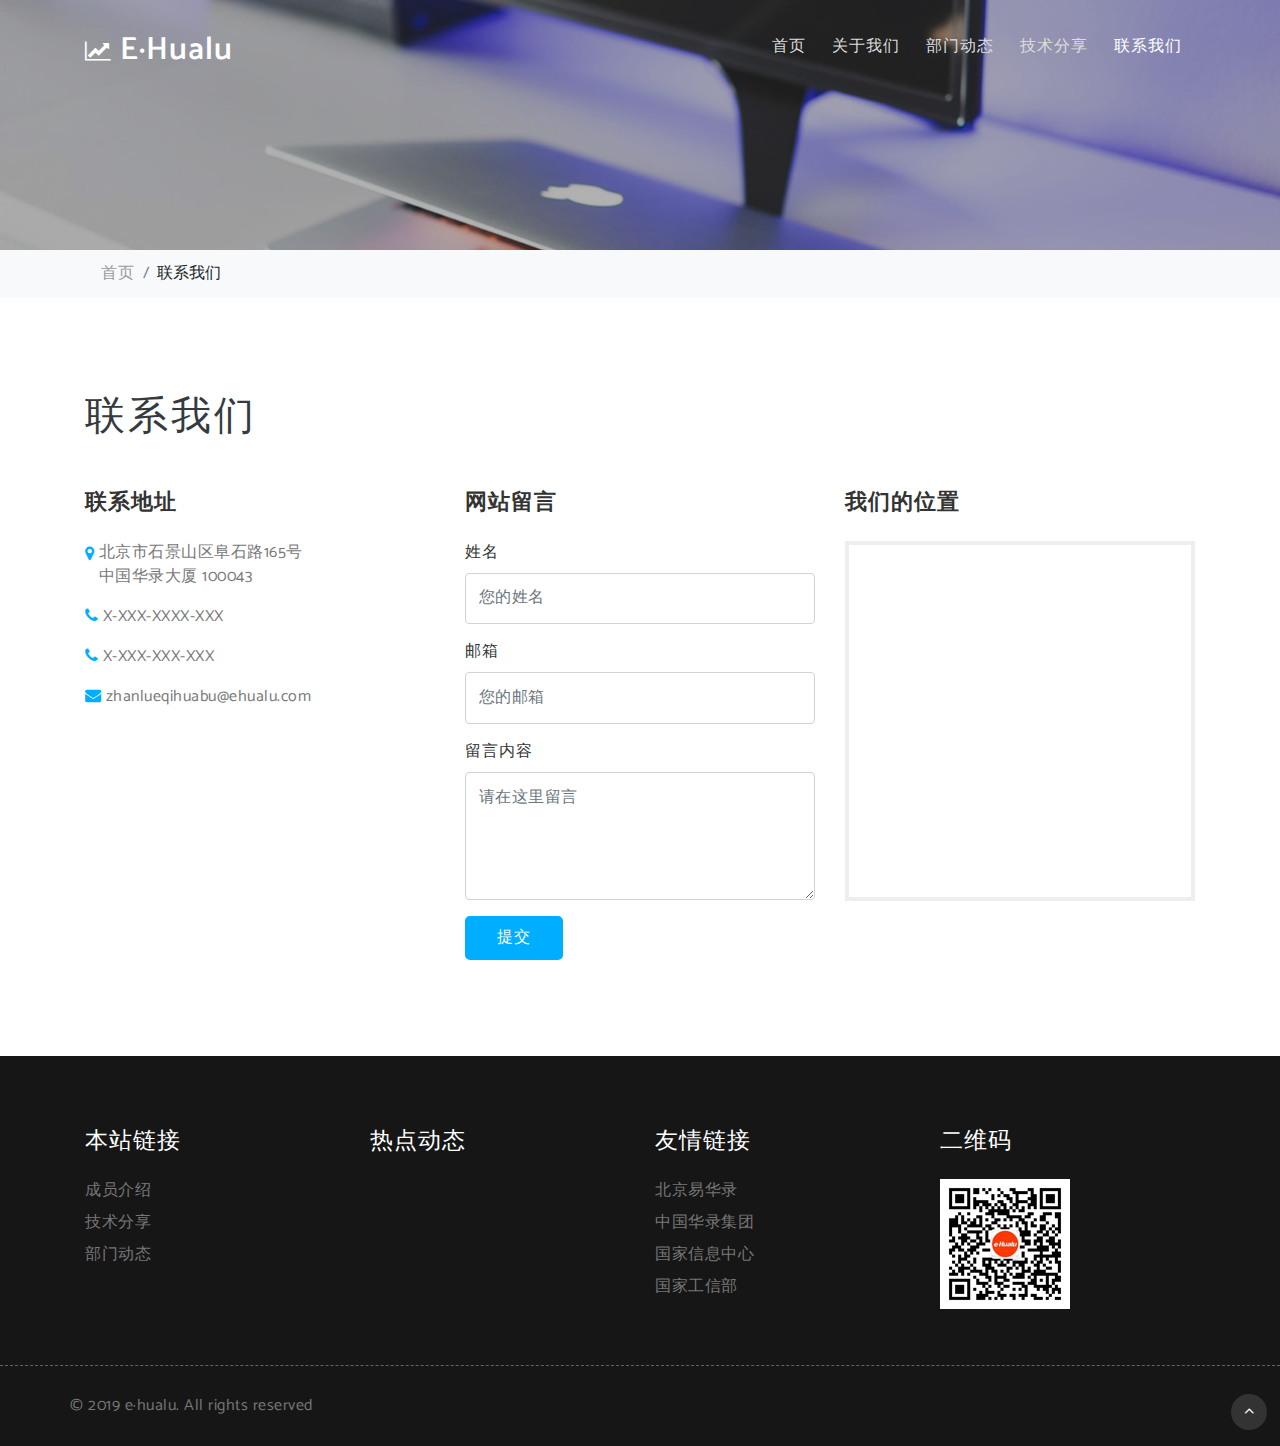
<file: contact.html>
<!--
author: W3layouts
author URL: http://w3layouts.com
License: Creative Commons Attribution 3.0 Unported
License URL: http://creativecommons.org/licenses/by/3.0/
-->
<!DOCTYPE html>
<html lang="en">
<head>
<link rel="shortcut icon" href="images/favicon.ico" />

<link rel="bookmark" href="images/favicon.ico" />



<title>易华录战略企划部 | 联系我们</title>
<!-- for-mobile-apps -->
<meta name="viewport" content="width=device-width, initial-scale=1">
<meta http-equiv="Content-Type" content="text/html; charset=utf-8" />
<meta name="keywords" content="" />

    <script>
        addEventListener("load", function () {
            setTimeout(hideURLbar, 0);
        }, false);

        function hideURLbar() {
            window.scrollTo(0, 1);
        }
    </script>
	
	<!-- css files -->
    <link href="css/bootstrap.css" rel='stylesheet' type='text/css' /><!-- bootstrap css -->
    <link href="css/style.css" rel='stylesheet' type='text/css' /><!-- custom css -->
    <link href="css/font-awesome.min.css" rel="stylesheet"><!-- fontawesome css -->
	<!-- //css files -->
	
	<!-- google fonts -->
	<link href="//fonts.googleapis.com/css?family=Catamaran:100,200,300,400,500,600,700,800,900" rel="stylesheet">
	<link href="//fonts.googleapis.com/css?family=Open+Sans:300,300i,400,400i,600,600i,700,700i,800,800i&amp;subset=cyrillic,cyrillic-ext,greek,greek-ext,latin-ext,vietnamese" rel="stylesheet">
	<!-- //google fonts -->
	
</head>
<body>

<!-- header -->
<header>
	<div class="container">
		<!-- nav -->
		<nav class="py-3 d-lg-flex">
			<div id="logo">
				<h1> <a href="index.html"><span class="fa fa-line-chart"></span> e·Hualu </a></h1>
			</div>
			<label for="drop" class="toggle"><span class="fa fa-bars"></span></label>
			<input type="checkbox" id="drop" />
			<ul class="menu ml-auto mt-1">
				<li class=""><a href="index.html">首页</a></li>
				<li class=""><a href="about.html">关于我们</a></li>
				<li class=""><a href="services.html">部门动态</a></li>
				<li class=""><a href="blog.html">技术分享</a></li>
				<li class="active"><a href="contact.html">联系我们</a></li>
			</ul>
		</nav>
		<!-- //nav -->
	</div>
</header>
<!-- //header -->

<!-- inner-banner -->
<section class="inner-banner" id="home">
	<div class="inner-layer">
		<div class="container">
		</div>
	</div>
</section>
<!-- //inner-banner -->

<!-- breadcrumb -->
<div class="breadcrumb-w3pvt bg-light">
	<div class="container">
	<nav aria-label="breadcrumb">
		<ol class="breadcrumb">
			<li class="breadcrumb-item">
				<a href="index.html">首页</a>
			</li>
			<li class="breadcrumb-item" aria-current="page">联系我们</li>
		</ol>
	</nav>
	</div>
</div>
<!-- //breadcrumb -->
	
<!-- contact -->
<section class="contact py-5">
	<div class="container py-sm-5">
		<h2 class="heading mb-sm-5 mb-4">联系我们</h2>
		<div class="row">
			<div class="col-lg-4 col-md-6 contact-address">
				<h4 class="mb-sm-4 mb-3 w3f_title">联系地址</h4>
				<ul class="list-w3">
					<li class="d-flex"><span class="fa mt-1 mr-1 fa-map-marker"></span>北京市石景山区阜石路165号 <br>中国华录大厦 100043</li>
					<li class="my-3"><span class="fa mr-1 fa-phone"></span>X-XXX-XXXX-XXX</li>
					<li class="my-3"><span class="fa mr-1 fa-phone"></span>X-XXX-XXX-XXX</li>
					<li class=""><span class="fa mr-1 fa-envelope"></span><a href="mailto:zhanlueqihuabu@ehualu.com">zhanlueqihuabu@ehualu.com</a></li>
				</ul>
<!--				<h4 class="mt-md-5 mt-4 mb-3 w3f_title">关注我们</h4>-->
<!--				<p>二维码</p>-->
<!--				<ul class="list-social">-->
<!--					<li><a href="#" class="facebook"><span class="fa mr-1 fa-facebook"></span></a></li>-->
<!--					<li class="my-3"><a href="#" class="twitter"><span class="fa mr-1 fa-twitter"></span></a></li>-->
<!--					<li class="my-3"><a href="#" class="google"><span class="fa mr-1 fa-google-plus"></span></a></li>-->
<!--					<li class=""><a href="#" class="linkedin"><span class="fa mr-1 fa-linkedin"></span></a></li>-->
<!--				</ul>-->
			</div>
			<div class="col-lg-4 col-md-6 contact-form mt-md-0 mt-4">
				<h4 class="mb-sm-4 mb-3 w3f_title">网站留言</h4>
				<form name="contactform" id="contactform" method="post" action="#" onsubmit="return(validate());" novalidate="novalidate">
						<div class="form-group">
						  <label>姓名</label>
						  <input type="text" class="form-control" id="name" placeholder="您的姓名" name="name">
						</div>
						<div class="form-group">
						  <label>邮箱</label>
						  <input type="email" class="form-control" id="email" placeholder="您的邮箱" name="email">
						</div>
						<div class="form-group">
						  <label>留言内容</label>
						  <textarea name="issues" class="form-control" id="iq" placeholder="请在这里留言"></textarea>
						</div>				
						<button type="submit" class="btn btn-default">提交</button>
					</form>
			</div>
			<div class="col-lg-4 mt-lg-0 mt-5 contact-map">
				<h4 class="mb-4 w3f_title">我们的位置</h4>
				<iframe src="https://www.google.com/maps/embed?pb=!1m18!1m12!1m3!1d97826.88439017365!2d116.24408782686501!3d39.984090958335635!2m3!1f0!2f0!3f0!3m2!1i1024!2i768!4f13.1!3m3!1m2!1s0x35f0453ca7f862dd%3A0xc051e0db82914fdb!2z5Lit5Zu95Y2O5b2V6ZuG5Zui5pyJ6ZmQ5YWs5Y-4!5e0!3m2!1szh-CN!2sus!4v1565601321577!5m2!1szh-CN!2sus" allowfullscreen=""></iframe>
			</div>
		</div>
	</div>
</section>
<!-- //contact -->

<!-- footer -->
<footer class="footer py-md-5 pt-4 pb-5">
	<div class="container pt-4">
		<div class="row">
<!--			<div class="col-lg-3 col-sm-6 footer-top">-->
<!--				<h4 class="mb-sm-4 mb-3 w3f_title">联系信息</h4>-->
<!--				<ul class="list-w3">-->
<!--					<li><span class="fa mr-1 fa-map-marker"></span>北京市石景山区阜石路165号</li>-->
<!--					<li class="my-2"><span class="fa mr-1 fa-phone"></span>#电话号码1</li>-->
<!--					<li class="my-2"><span class="fa mr-1 fa-phone"></span>#电话号码2</li>-->
<!--					<li class=""><span class="fa mr-1 fa-envelope"></span><a href="mailto:info@example.com">xxxx@ehualu.com</a></li>-->
<!--				</ul>-->
<!--			</div>-->


			<div class="col-lg-3 col-sm-6 footer-top">
				<h4 class="mb-sm-4 mb-3 w3f_title"> 本站链接</h4>
				<ul class="list-w3">
					<li class="my-2">
						<a href="about.html">
							成员介绍
						</a>
					</li>
					<li class="mb-2">
						<a href="blogs.html">
							技术分享
						</a>
					</li>
					<li class="my-2">
						<a href="services.html">
							部门动态
						</a>
					</li>
				</ul>
			</div>
			<!-- <div class="col-lg-2 col-sm-4 mt-lg-0 mt-sm-5 mt-4">
				<h4 class="mb-sm-4 mb-3 w3f_title">Media Center</h4>
				<ul class="list-w3">
					<li class="my-2">
						<a href="#">
							Press Release
						</a>
					</li>
					<li class="mb-2">
						<a href="features.html">
							Vision & Values
						</a>
					</li>
					<li class="my-2">
						<a href="security.html">
							Winning Awards
						</a>
					</li>
					<li class="my-2">
						<a href="pricing.html">
							Networking
						</a>
					</li>
				</ul>
			</div> -->

			<div class="col-lg-3 col-sm-6 footer-top">
				<h4 class="mb-sm-4 mb-3 w3f_title">热点动态</h4>
				<ul class="list-w3">
					<!-- <li class="my-2">
						<a href="www.ehualu.com">

						</a>
					</li>
					<li class="mb-2">
						<a href="#">
							Nearest Branch
						</a>
					</li>
					<li class="my-2">
						<a href="#">
							Guidance
						</a>
					</li>
					<li class="my-2">
						<a href="#">
							Download
						</a>
					</li>
					<li>
						<a href="#">
							Mobile App
						</a>
					</li> -->
				</ul>
			</div>

			<div class="col-lg-3 col-sm-6 footer-top">
				<h4 class="mb-4 w3f_title">友情链接</h4>
				<ul class="list-w3">
					<li class="my-2">
						<a href="www.ehualu.com">
							北京易华录
						</a>
					</li>
					<li class="mb-2">
						<a href="www.hualu.com.cn">
							中国华录集团
						</a>
					</li>
					<li class="my-2">
						<a href="www.sic.gov.cn">
							国家信息中心
						</a>
					</li>
					<li class="my-2">
						<a href="www.miit.gov.cn">
							国家工信部
						</a>
					</li>
				</ul>
			</div>

			<div class="col-lg-3 col-sm-6 footer-top">
				<h4 class="mb-4 w3f_title">二维码</h4>
				<ul class="list-w3">
					<li class="my-2">
						<img src="images/qrcode.jpg" width="50" hight="50" alt="" class="img-fluid">
						<!-- <div class="w3-w3pvt-team-img">
							
						</div> -->
					</li>
				</ul>
			</div>



		</div>
	</div>
	<!-- //footer bottom -->
</footer>
<!-- //footer -->

<!-- copyright -->
<section class="copy-right py-4" style="align-content: center">
	<div class="container" align="center">
		<div class="row" >
<!--			<div class="col-lg-7" >-->
				<p class="" >
					© 2019 e·hualu. All rights reserved
<!--					<a href="http://w3layouts.com"> W3layouts.</a>-->
				</p>
<!--			</div>-->
<!--			<div class="col-lg-5">-->
<!--				<ul class="list-w3 d-sm-flex">-->
<!--					<li>-->
<!--						<a href="#">-->
<!--							Privicy Policy-->
<!--						</a>-->
<!--					</li>-->
<!--					<li class="mx-4">-->
<!--						<a href="#">-->
<!--							Terms & Conditions-->
<!--						</a>-->
<!--					</li>-->
<!--					<li>-->
<!--						<a href="#">-->
<!--							Disclaimer.-->
<!--						</a>-->
<!--					</li>-->
<!--					<li>-->
<!--						<a href="#">-->
<!--						</a>-->
<!--					</li>-->
<!--				</ul>-->
<!--			</div>-->
		</div>
	</div>
</section>
<!-- //copyright -->

<!-- move top -->
<div class="move-top text-right">
	<a href="#home" class="move-top">
		<span class="fa fa-angle-up  mb-3" aria-hidden="true"></span>
	</a>
</div>
<!-- move top -->

</body>
</html>
</file>
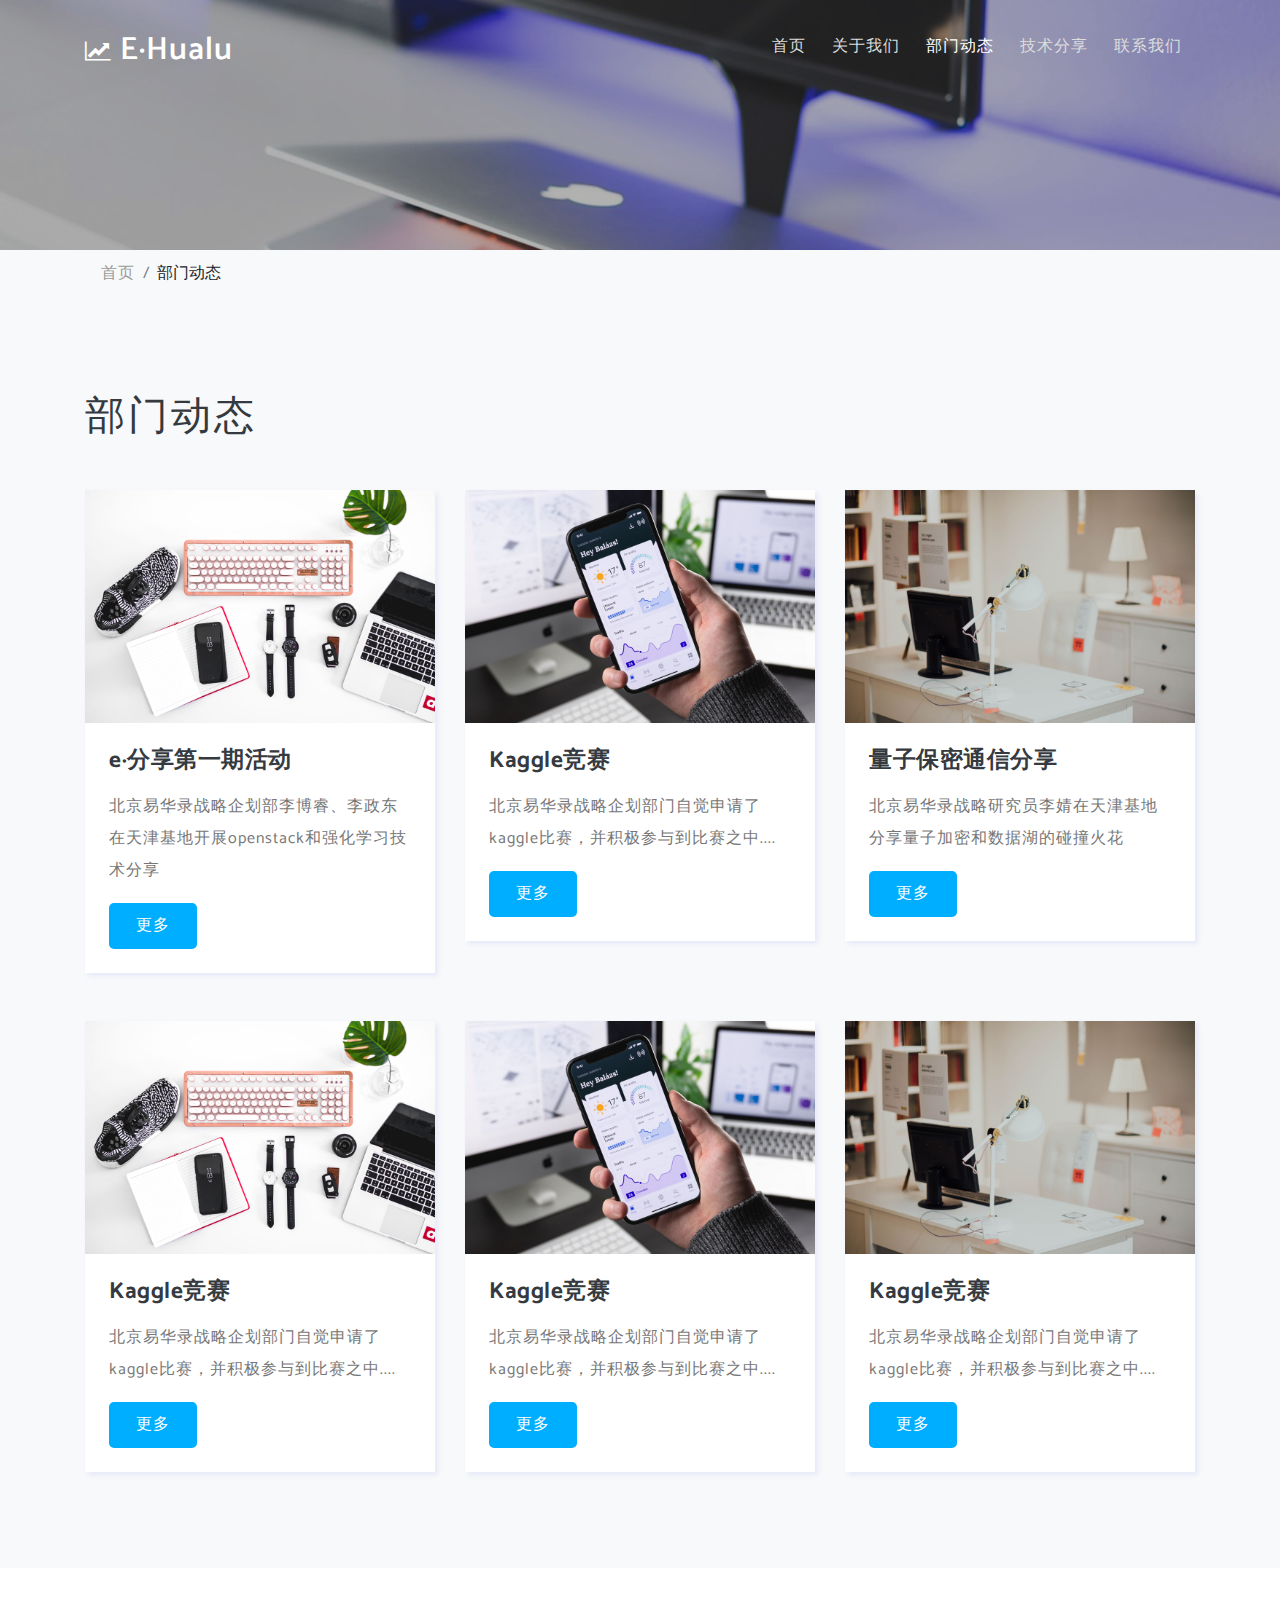
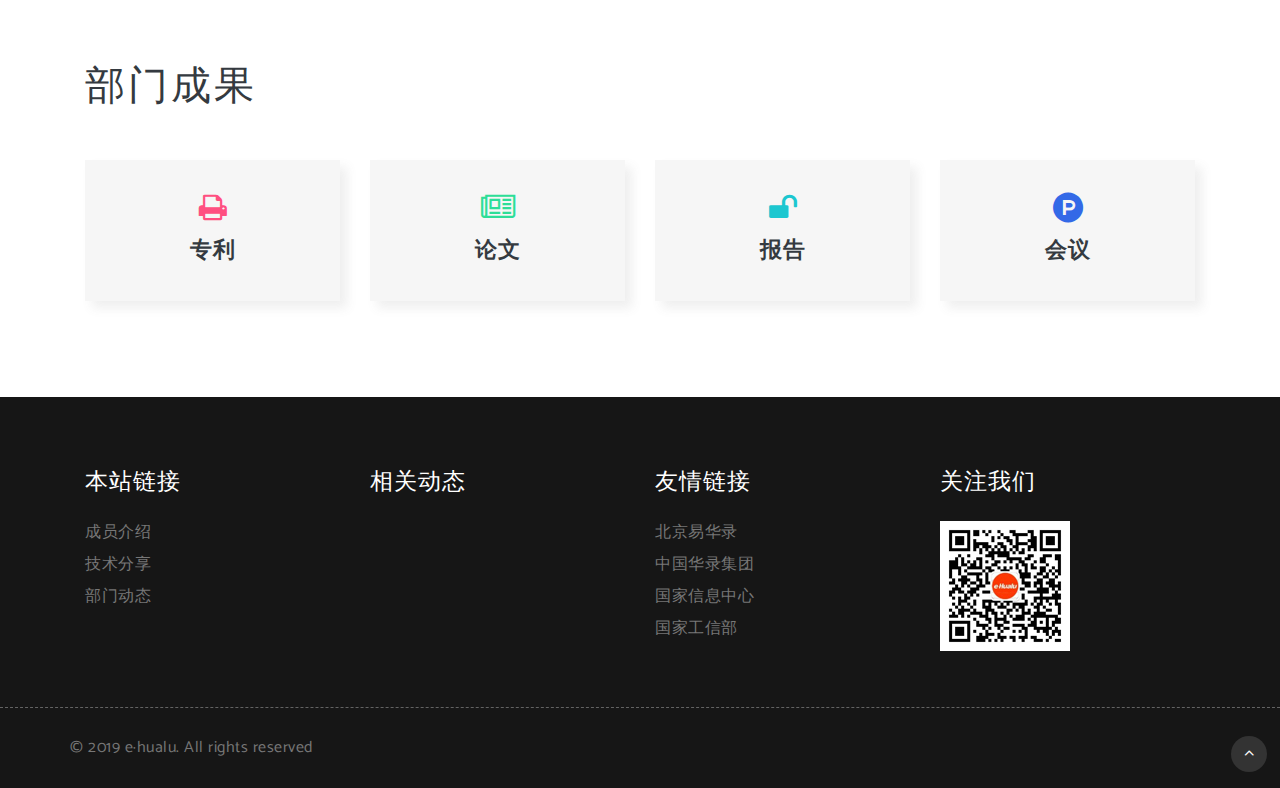
<file: services.html>
<!--
author: W3layouts
author URL: http://w3layouts.com
License: Creative Commons Attribution 3.0 Unported
License URL: http://creativecommons.org/licenses/by/3.0/
-->
<!DOCTYPE html>
<html lang="en">
<head>
<link rel="shortcut icon" href="images/favicon.ico" />

<link rel="bookmark" href="images/favicon.ico" />



<title>易华录战略企划部 | 部门动态</title>
<!-- for-mobile-apps -->
<meta name="viewport" content="width=device-width, initial-scale=1">
<meta http-equiv="Content-Type" content="text/html; charset=utf-8" />
<meta name="keywords" content="Demand Responsive web template, Bootstrap Web Templates, Flat Web Templates, Android Compatible web template, 
Smartphone Compatible web template, free webdesigns for Nokia, Samsung, LG, SonyEricsson, Motorola web design" />

    <script>
        addEventListener("load", function () {
            setTimeout(hideURLbar, 0);
        }, false);

        function hideURLbar() {
            window.scrollTo(0, 1);
        }
    </script>
	
	<!-- css files -->
    <link href="css/bootstrap.css" rel='stylesheet' type='text/css' /><!-- bootstrap css -->
    <link href="css/style.css" rel='stylesheet' type='text/css' /><!-- custom css -->
    <link href="css/font-awesome.min.css" rel="stylesheet"><!-- fontawesome css -->
	<!-- //css files -->
	
	<!-- google fonts -->
	<link href="//fonts.googleapis.com/css?family=Catamaran:100,200,300,400,500,600,700,800,900" rel="stylesheet">
	<link href="//fonts.googleapis.com/css?family=Open+Sans:300,300i,400,400i,600,600i,700,700i,800,800i&amp;subset=cyrillic,cyrillic-ext,greek,greek-ext,latin-ext,vietnamese" rel="stylesheet">
	<!-- //google fonts -->
	
</head>
<body>

<!-- header -->
<header>
	<div class="container">
		<!-- nav -->
		<nav class="py-3 d-lg-flex">
			<div id="logo">
				<h1> <a href="index.html"><span class="fa fa-line-chart"></span> e·Hualu </a></h1>
			</div>
			<label for="drop" class="toggle"><span class="fa fa-bars"></span></label>
			<input type="checkbox" id="drop" />
			<ul class="menu ml-auto mt-1">
				<li class=""><a href="index.html">首页</a></li>
				<li class=""><a href="about.html">关于我们</a></li>
				<li class="active"><a href="services.html">部门动态</a></li>
				<li class=""><a href="blog.html">技术分享</a></li>
				<li class=""><a href="contact.html">联系我们</a></li>
			</ul>
		</nav>
		<!-- //nav -->
	</div>
</header>
<!-- //header -->

<!-- inner-banner -->
<section class="inner-banner" id="home">
	<div class="inner-layer">
		<div class="container">
		</div>
	</div>
</section>
<!-- //inner-banner -->

<!-- breadcrumb -->
<div class="breadcrumb-w3pvt bg-light">
	<div class="container">
	<nav aria-label="breadcrumb">
		<ol class="breadcrumb">
			<li class="breadcrumb-item">
				<a href="index.html">首页</a>
			</li>
			<li class="breadcrumb-item" aria-current="page">部门动态</li>
		</ol>
	</nav>
	</div>
</div>
<!-- //breadcrumb -->
		

<!-- services -->
<!--<section class="services py-5">-->
<!--	<div class="container py-lg-5 py-sm-3">-->
<!--		<h2 class="heading mb-5">Services <strong> we provide </strong></h2>-->
<!--		<div class="row">-->
<!--			<div class="col-lg-4">-->
<!--				<div class="row">-->
<!--					<div class="col-9 mt-lg-5 grid">-->
<!--						<h3>Colud Computing</h3>-->
<!--						<p class="mt-2"> Vestibulum ante ipsum primis in faucibus orci luctus ipsum.</p>-->
<!--					</div>-->
<!--					<div class="col-3 mt-lg-5 icon text-center grid1">-->
<!--						<span class="fa fa-fort-awesome"></span>-->
<!--					</div>-->
<!--					-->
<!--					<div class="col-9 mt-sm-5 mt-4 grid">-->
<!--						<h3>IT Software Testing</h3>-->
<!--						<p class="mt-2"> Vestibulum ante ipsum primis in faucibus orci luctus ipsum.</p>-->
<!--					</div>-->
<!--					<div class="col-3 mt-sm-5 mt-4 icon text-center grid4">-->
<!--						<span class="fa fa-print"></span>-->
<!--					</div>-->
<!--					-->
<!--					<div class="col-9 mt-sm-5 mt-4 grid">-->
<!--						<h3>Digital Marketing</h3>-->
<!--						<p class="mt-2"> Vestibulum ante ipsum primis in faucibus orci luctus ipsum.</p>-->
<!--					</div>-->
<!--					<div class="col-3 mt-sm-5 mt-4 icon text-center grid5">-->
<!--						<span class="fa fa-handshake-o"></span>-->
<!--					</div>-->
<!--					-->
<!--				</div>-->
<!--			</div>-->
<!--			<div class="col-lg-4 text-lg-center mt-lg-0 mt-4">-->
<!--				<img src="images/serv.jpg" alt="" class="img-fluid">-->
<!--			</div>-->
<!--			<div class="col-lg-4 text-right">-->
<!--				<div class="row">-->
<!--					<div class="col-3 mt-sm-5 mt-4 icon text-center grid6">-->
<!--						<span class="fa fa-desktop"></span>-->
<!--					</div>-->
<!--					<div class="col-9 mt-sm-5 mt-4 grid">-->
<!--						<h3>Product Development</h3>-->
<!--						<p class="mt-2"> Vestibulum ante ipsum primis in faucibus orci luctus ipsum.</p>-->
<!--					</div>-->
<!--					-->
<!--					<div class="col-3 mt-sm-5 mt-4 icon text-center grid7">-->
<!--						<span class="fa fa-briefcase"></span>-->
<!--					</div>-->
<!--					<div class="col-9 mt-sm-5 mt-4 grid">-->
<!--						<h3>Future Technology</h3>-->
<!--						<p class="mt-2"> Vestibulum ante ipsum primis in faucibus orci luctus ipsum.</p>-->
<!--					</div>-->
<!--					-->
<!--					<div class="col-3 mt-sm-5 mt-4 icon text-center grid3">-->
<!--						<span class="fa fa-headphones"></span>-->
<!--					</div>-->
<!--					<div class="col-9 mt-sm-5 mt-4 grid">-->
<!--						<h3>24/7 Online Support</h3>-->
<!--						<p class="mt-2"> Vestibulum ante ipsum primis in faucibus orci luctus ipsum.</p>-->
<!--					</div>-->
<!--					-->
<!--				</div>-->
<!--			</div>-->
<!--		</div>-->
<!--	</div>-->
<!--</section>-->
<!-- //services -->

<!-- other services -->
<section class="other_services pt-5">
	<div class="container py-lg-5 py-sm-3">
		<h3 class="heading mb-sm-5 mb-4">部门动态</h3>
		<div class="row">
			<div class="col-lg-4 col-md-6 mb-5">
				<div class="bg-white grid">
					<img src="images/s1.jpg" alt="" class="img-fluid" />
					<div class="info p-4">
						<h4 class="">e·分享第一期活动</h4>
						<p class="my-3">北京易华录战略企划部李博睿、李政东在天津基地开展openstack和强化学习技术分享</p>
						<a href="blog.html">更多 </a>
					</div>
				</div>
			</div>
			<div class="col-lg-4 col-md-6 mb-5">
				<div class="bg-white grid">
					<img src="images/s2.jpg" alt="" class="img-fluid" />
					<div class="info p-4">
						<h4 class="">Kaggle竞赛</h4>
						<p class="my-3">北京易华录战略企划部门自觉申请了kaggle比赛，并积极参与到比赛之中....</p>
						<a href="#">更多 </a>
					</div>
				</div>
			</div>
			<div class="col-lg-4 col-md-6 mb-5">
				<div class="bg-white grid">
					<img src="images/s3.jpg" alt="" class="img-fluid" />
					<div class="info p-4">
						<h4 class="">量子保密通信分享</h4>
						<p class="my-3">北京易华录战略研究员李婧在天津基地分享量子加密和数据湖的碰撞火花</p>
						<a href="#">更多 </a>
					</div>
				</div>
			</div>
		</div>
		<div class="row">
			<div class="col-lg-4 col-md-6 mb-5">
				<div class="bg-white grid">
					<img src="images/s1.jpg" alt="" class="img-fluid" />
					<div class="info p-4">
						<h4 class="">Kaggle竞赛</h4>
						<p class="my-3">北京易华录战略企划部门自觉申请了kaggle比赛，并积极参与到比赛之中....</p>
						<a href="#">更多 </a>
					</div>
				</div>
			</div>
			<div class="col-lg-4 col-md-6 mb-5">
				<div class="bg-white grid">
					<img src="images/s2.jpg" alt="" class="img-fluid" />
					<div class="info p-4">
						<h4 class="">Kaggle竞赛</h4>
						<p class="my-3">北京易华录战略企划部门自觉申请了kaggle比赛，并积极参与到比赛之中....</p>
						<a href="#">更多 </a>
					</div>
				</div>
			</div>
			<div class="col-lg-4 col-md-6 mb-5">
				<div class="bg-white grid">
					<img src="images/s3.jpg" alt="" class="img-fluid" />
					<div class="info p-4">
						<h4 class="">Kaggle竞赛</h4>
						<p class="my-3">北京易华录战略企划部门自觉申请了kaggle比赛，并积极参与到比赛之中....</p>
						<a href="#">更多 </a>
					</div>
				</div>
			</div>
		</div>
	</div>
</section>
<!-- //other services -->
			
<!-- products -->
<section class="products py-5">
	<div class="container py-lg-5 py-3">
		<h3 class="heading mb-md-5 mb-4">部门成果</h3>
		<div class="row products_grids text-center">
			<div class="col-md-3 col-6 grid4 mb-md-0 mb-4">
				<div class="prodct1">
					<a href="#">
						<span class="fa fa-print"></span>
						<h3 class="mt-2"> 专利</h3>
						<span class="fas fa-long-arrow-alt-right"></span>
					</a>
				</div>
			</div>
			<div class="col-md-3 col-6 grid5 mb-md-0 mb-4">
				<div class="prodct1">
					<a href="#">
						<span class="fa fa-newspaper-o"></span>
						<h3 class="mt-2"> 论文</h3>
						<span class="fas fa-long-arrow-alt-right"></span>
					</a>
				</div>
			</div>
			<div class="col-md-3 col-6 grid6">
				<div class="prodct1">
					<a href="#">
						<span class="fa fa-unlock"></span>
						<h3 class="mt-2"> 报告</h3>
						<span class="fas fa-long-arrow-alt-right"></span>
					</a>
				</div>
			</div>
			<div class="col-md-3 col-6 grid7">
				<div class="prodct1">
					<a href="#">
						<span class="fa fa-product-hunt"></span>
						<h3 class="mt-2"> 会议</h3>
						<span class="fas fa-long-arrow-alt-right"></span>
					</a>
				</div>
			</div>
		</div>
	</div>
</section>
		
<!-- //products -->

<!-- footer -->
<footer class="footer py-md-5 pt-4 pb-5">
	<div class="container pt-4">
		<div class="row">
<!--			<div class="col-lg-3 col-sm-6 footer-top">-->
<!--				<h4 class="mb-sm-4 mb-3 w3f_title">联系信息</h4>-->
<!--				<ul class="list-w3">-->
<!--					<li><span class="fa mr-1 fa-map-marker"></span>北京市石景山区阜石路165号</li>-->
<!--					<li class="my-2"><span class="fa mr-1 fa-phone"></span>#电话号码1</li>-->
<!--					<li class="my-2"><span class="fa mr-1 fa-phone"></span>#电话号码2</li>-->
<!--					<li class=""><span class="fa mr-1 fa-envelope"></span><a href="mailto:info@example.com">xxxx@ehualu.com</a></li>-->
<!--				</ul>-->
<!--			</div>-->


			<div class="col-lg-3 col-sm-6 footer-top">
				<h4 class="mb-sm-4 mb-3 w3f_title"> 本站链接</h4>
				<ul class="list-w3">
					<li class="my-2">
						<a href="about.html">
							成员介绍
						</a>
					</li>
					<li class="mb-2">
						<a href="blogs.html">
							技术分享
						</a>
					</li>
					<li class="my-2">
						<a href="services.html">
							部门动态
						</a>
					</li>
				</ul>
			</div>
			<!-- <div class="col-lg-2 col-sm-4 mt-lg-0 mt-sm-5 mt-4">
				<h4 class="mb-sm-4 mb-3 w3f_title">Media Center</h4>
				<ul class="list-w3">
					<li class="my-2">
						<a href="#">
							Press Release
						</a>
					</li>
					<li class="mb-2">
						<a href="features.html">
							Vision & Values
						</a>
					</li>
					<li class="my-2">
						<a href="security.html">
							Winning Awards
						</a>
					</li>
					<li class="my-2">
						<a href="pricing.html">
							Networking
						</a>
					</li>
				</ul>
			</div> -->

			<div class="col-lg-3 col-sm-6 footer-top">
				<h4 class="mb-sm-4 mb-3 w3f_title">相关动态</h4>
				<ul class="list-w3">
					<!-- <li class="my-2">
						<a href="www.ehualu.com">

						</a>
					</li>
					<li class="mb-2">
						<a href="#">
							Nearest Branch
						</a>
					</li>
					<li class="my-2">
						<a href="#">
							Guidance
						</a>
					</li>
					<li class="my-2">
						<a href="#">
							Download
						</a>
					</li>
					<li>
						<a href="#">
							Mobile App
						</a>
					</li> -->
				</ul>
			</div>

			<div class="col-lg-3 col-sm-6 footer-top">
				<h4 class="mb-4 w3f_title">友情链接</h4>
				<ul class="list-w3">
					<li class="my-2">
						<a href="www.ehualu.com">
							北京易华录
						</a>
					</li>
					<li class="mb-2">
						<a href="www.hualu.com.cn">
							中国华录集团
						</a>
					</li>
					<li class="my-2">
						<a href="www.sic.gov.cn">
							国家信息中心
						</a>
					</li>
					<li class="my-2">
						<a href="www.miit.gov.cn">
							国家工信部
						</a>
					</li>
				</ul>
			</div>

			<div class="col-lg-3 col-sm-6 footer-top">
				<h4 class="mb-4 w3f_title">关注我们</h4>
				<ul class="list-w3">
					<li class="my-2">
						<img src="images/qrcode.jpg" width="50" hight="50" alt="" class="img-fluid">
						<!-- <div class="w3-w3pvt-team-img">
							
						</div> -->
					</li>
				</ul>
			</div>



		</div>
	</div>
	<!-- //footer bottom -->
</footer>
<!-- //footer -->

<!-- copyright -->
<section class="copy-right py-4" style="align-content: center">
	<div class="container" align="center">
		<div class="row" >
<!--			<div class="col-lg-7" >-->
				<p class="" >
					© 2019 e·hualu. All rights reserved
<!--					<a href="http://w3layouts.com"> W3layouts.</a>-->
				</p>
<!--			</div>-->
<!--			<div class="col-lg-5">-->
<!--				<ul class="list-w3 d-sm-flex">-->
<!--					<li>-->
<!--						<a href="#">-->
<!--							Privicy Policy-->
<!--						</a>-->
<!--					</li>-->
<!--					<li class="mx-4">-->
<!--						<a href="#">-->
<!--							Terms & Conditions-->
<!--						</a>-->
<!--					</li>-->
<!--					<li>-->
<!--						<a href="#">-->
<!--							Disclaimer.-->
<!--						</a>-->
<!--					</li>-->
<!--					<li>-->
<!--						<a href="#">-->
<!--						</a>-->
<!--					</li>-->
<!--				</ul>-->
<!--			</div>-->
		</div>
	</div>
</section>
<!-- //copyright -->

<!-- move top -->
<div class="move-top text-right">
	<a href="#home" class="move-top">
		<span class="fa fa-angle-up  mb-3" aria-hidden="true"></span>
	</a>
</div>
<!-- move top -->

</body>
</html>
</file>
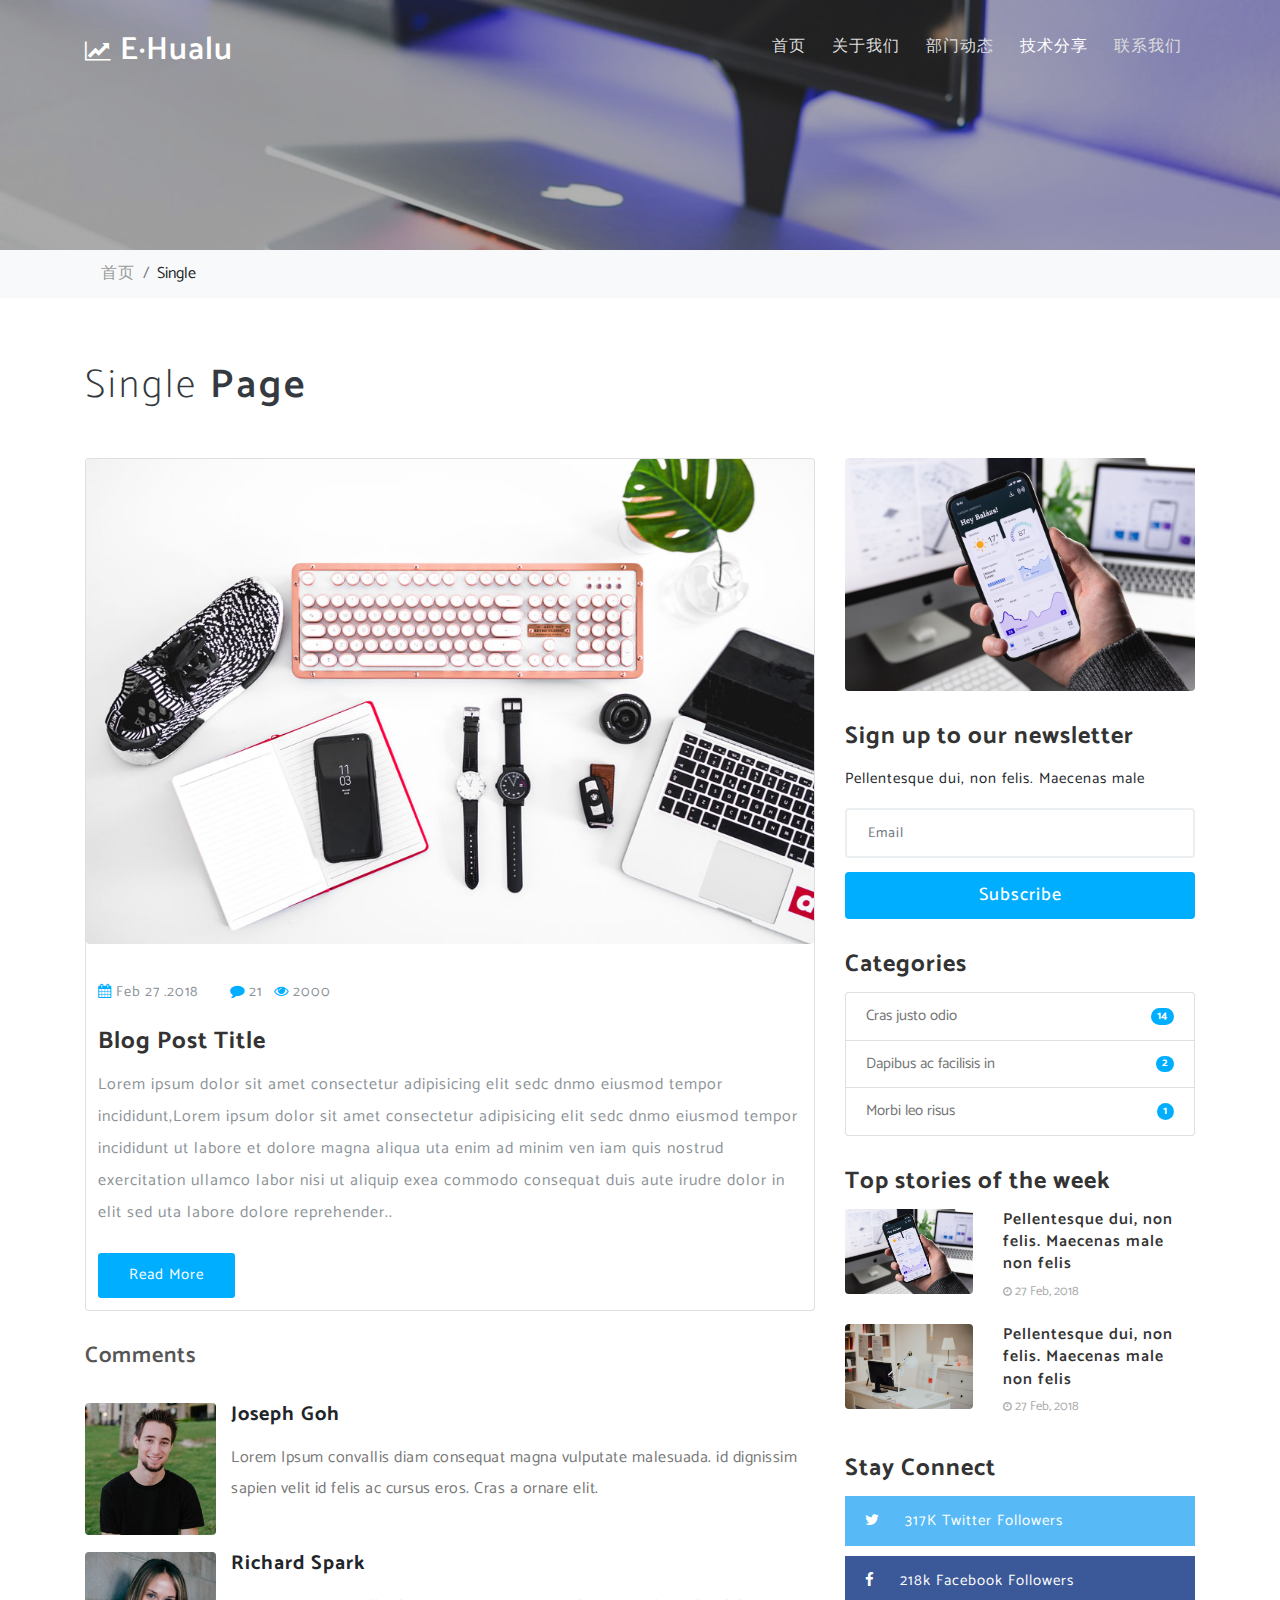
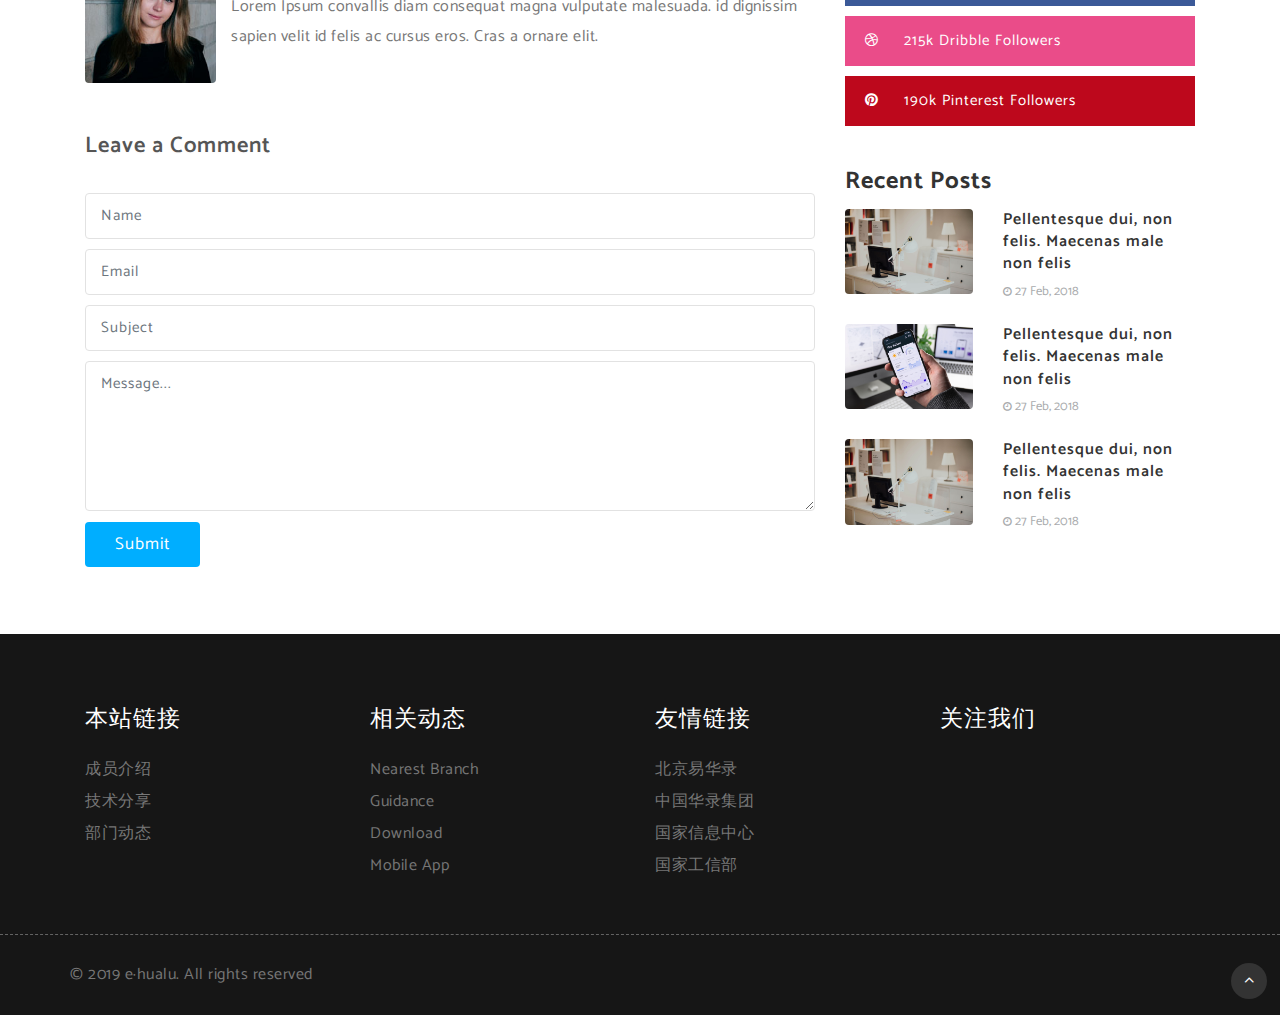
<file: single.html>
<!--
author: W3layouts
author URL: http://w3layouts.com
License: Creative Commons Attribution 3.0 Unported
License URL: http://creativecommons.org/licenses/by/3.0/
-->
<!DOCTYPE html>
<html lang="en">
<head>
<link rel="shortcut icon" href="images/favicon.ico" />

<link rel="bookmark" href="images/favicon.ico" />



<title>易华录战略企划部|技术分享</title>
<!-- for-mobile-apps -->
<meta name="viewport" content="width=device-width, initial-scale=1">
<meta http-equiv="Content-Type" content="text/html; charset=utf-8" />
<meta name="keywords" content="Demand Responsive web template, Bootstrap Web Templates, Flat Web Templates, Android Compatible web template, 
Smartphone Compatible web template, free webdesigns for Nokia, Samsung, LG, SonyEricsson, Motorola web design" />

    <script>
        addEventListener("load", function () {
            setTimeout(hideURLbar, 0);
        }, false);

        function hideURLbar() {
            window.scrollTo(0, 1);
        }
    </script>
	
	<!-- css files -->
    <link href="css/bootstrap.css" rel='stylesheet' type='text/css' /><!-- bootstrap css -->
    <link href="css/style.css" rel='stylesheet' type='text/css' /><!-- custom css -->
    <link href="css/font-awesome.min.css" rel="stylesheet"><!-- fontawesome css -->
	<!-- //css files -->
	
	<!-- google fonts -->
	<link href="//fonts.googleapis.com/css?family=Catamaran:100,200,300,400,500,600,700,800,900" rel="stylesheet">
	<link href="//fonts.googleapis.com/css?family=Open+Sans:300,300i,400,400i,600,600i,700,700i,800,800i&amp;subset=cyrillic,cyrillic-ext,greek,greek-ext,latin-ext,vietnamese" rel="stylesheet">
	<!-- //google fonts -->
	
</head>
<body>

<!-- header -->
<header>
	<div class="container">
		<!-- nav -->
		<nav class="py-3 d-lg-flex">
			<div id="logo">
				<h1> <a href="index.html"><span class="fa fa-line-chart"></span> e·Hualu </a></h1>
			</div>
			<label for="drop" class="toggle"><span class="fa fa-bars"></span></label>
			<input type="checkbox" id="drop" />
			<ul class="menu ml-auto mt-1">
				<li class=""><a href="index.html">首页</a></li>
				<li class=""><a href="about.html">关于我们</a></li>
				<li class=""><a href="services.html">部门动态</a></li>
				<li class="active"><a href="blog.html">技术分享</a></li>
				<li class=""><a href="contact.html">联系我们</a></li>
			</ul>
		</nav>
		<!-- //nav -->
	</div>
</header>
<!-- //header -->

<!-- inner-banner -->
<section class="inner-banner" id="home">
	<div class="inner-layer">
		<div class="container">
		</div>
	</div>
</section>
<!-- //inner-banner -->

<!-- breadcrumb -->
<div class="breadcrumb-w3pvt bg-light">
	<div class="container">
	<nav aria-label="breadcrumb">
		<ol class="breadcrumb">
			<li class="breadcrumb-item">
				<a href="index.html">首页</a>
			</li>
			<li class="breadcrumb-item" aria-current="page">Single</li>
		</ol>
	</nav>
	</div>
</div>
<!-- //breadcrumb -->

<!-- single -->
<section class="bottom-banner-w3layouts py-5">
	<div class="container py-md-3">
		<h2 class="heading mb-sm-5 mb-4">Single<strong> Page </strong></h2>
		<div class="row inner-sec-w3ls-w3pvtinfo">
			<!--left-->
			<div class="col-lg-8 left-blog-info text-left">
					<div class="card">
						<a href="single.html">
							<img src="images/s1.jpg" class="card-img-top img-fluid rounded" alt="">
						</a>
						<div class="card-body">
							<ul class="blog-icons my-sm-4 my-3">
								<li>
									<a href="#">
										<span class="fa fa-calendar"></span> Feb 27 .2018</a>
								</li>
								<li class="mx-2">
									<a href="#">
										<span class="fa fa-comment"></span> 21</a>
								</li>
								<li>
									<a href="#">
										<span class="fa fa-eye"></span> 2000</a>
								</li>

							</ul>
							<h5 class="card-title ">
								<a href="single.html">Blog Post Title</a>
							</h5>
							<p class="card-text">Lorem ipsum dolor sit amet consectetur adipisicing elit sedc dnmo eiusmod tempor incididunt,Lorem ipsum dolor sit amet consectetur adipisicing elit sedc dnmo eiusmod tempor incididunt ut labore et dolore magna aliqua uta enim ad minim ven iam quis nostrud exercitation ullamco labor nisi ut aliquip exea commodo consequat duis aute irudre dolor in elit sed uta labore dolore reprehender.. </p>
							<div class="read inner mt-4">
								<a href="single.html" class="btn btn-sm animated-button victoria-two">Read More</a>
							</div>

						</div>
					</div>
					<div class="comment-top">
						<h4>Comments</h4>
						<div class="media">
							<img src="images/team1.jpg" alt="" class="img-fluid rounded">
							<div class="media-body">
								<h5 class="mt-sm-0 mt-1">Joseph Goh</h5>
								<p>Lorem Ipsum convallis diam consequat magna vulputate malesuada. id dignissim sapien velit id felis ac cursus eros.
									Cras a ornare elit.</p>

							</div>
						</div>
						<div class="media">
							<img src="images/team2.jpg" alt="" class="img-fluid rounded">
							<div class="media-body">
								<h5 class="mt-sm-0 mt-1">Richard Spark</h5>
								<p>Lorem Ipsum convallis diam consequat magna vulputate malesuada. id dignissim sapien velit id felis ac cursus eros.
									Cras a ornare elit.</p>
							</div>
						</div>
					</div>
					<div class="comment-top">
						<h4>Leave a Comment</h4>
						<div class="comment-bottom">
							<form action="#" method="post">
								<input class="form-control" type="text" name="Name" placeholder="Name" required="">
								<input class="form-control" type="email" name="Email" placeholder="Email" required="">

								<input class="form-control" type="text" name="Subject" placeholder="Subject" required="">

								<textarea class="form-control" name="Message" placeholder="Message..." required=""></textarea>
								<button type="submit" class="btn btn-primary submit">Submit</button>
							</form>
						</div>
					</div>

			</div>
			<!--//left-->
			<!--right-->
			<aside class="col-lg-4 right-blog-con text-left">
				<div class="right-blog-info text-left">
					<div class="tech-btm">
						<img src="images/s2.jpg" class="card-img-top img-fluid rounded" alt="">
					</div>
					<div class="tech-btm">
						<h4>Sign up to our newsletter</h4>
						<p>Pellentesque dui, non felis. Maecenas male </p>
						<form action="#" method="post">
							<input class="form-control" type="email" placeholder="Email" required="">
							<button class="form-control btn" type="submit">Subscribe</button>
						</form>

					</div>
					<div class="tech-btm">
						<h4>Categories</h4>
						<ul class="list-group single">
							<li class="list-group-item d-flex justify-content-between align-items-center">
								Cras justo odio
								<span class="badge badge-primary badge-pill">14</span>
							</li>
							<li class="list-group-item d-flex justify-content-between align-items-center">
								Dapibus ac facilisis in
								<span class="badge badge-primary badge-pill">2</span>
							</li>
							<li class="list-group-item d-flex justify-content-between align-items-center">
								Morbi leo risus
								<span class="badge badge-primary badge-pill">1</span>
							</li>
						</ul>
					</div>
					<div class="tech-btm">
						<h4>Top stories of the week</h4>

						<div class="blog-grids row mb-3">
							<div class="col-md-5 blog-grid-left">
								<a href="single.html">
									<img src="images/s2.jpg" class="card-img-top img-fluid rounded" alt="">
								</a>
							</div>
							<div class="col-md-7 blog-grid-right">

								<h5>
									<a href="single.html">Pellentesque dui, non felis. Maecenas male non felis </a>
								</h5>
								<div class="sub-meta">
									<span>
										<span class="fa fa-clock-o"></span> 27 Feb, 2018</span>
								</div>
							</div>

						</div>
						<div class="blog-grids row mb-3">
							<div class="col-md-5 blog-grid-left">
								<a href="single.html">
									<img src="images/s3.jpg" class="card-img-top img-fluid rounded" alt="">
								</a>
							</div>
							<div class="col-md-7 blog-grid-right">
								<h5>
									<a href="single.html">Pellentesque dui, non felis. Maecenas male non felis </a>
								</h5>
								<div class="sub-meta">
									<span>
										<span class="fa fa-clock-o"></span> 27 Feb, 2018</span>
								</div>
							</div>

						</div>
					</div>
					<div class="tech-btm widget_social text-left">
						<h4>Stay Connect</h4>
						<ul>

							<li>
								<a class="twitter" href="#">
									<span class="fa fa-twitter"></span>
									<span class="count">317K</span> Twitter Followers</a>
							</li>
							<li>
								<a class="facebook" href="#">
									<span class="fa fa-facebook"></span>
									<span class="count">218k</span> Facebook Followers</a>
							</li>
							<li>
								<a class="dribble" href="#">
									<span class="fa fa-dribbble"></span>

									<span class="count">215k</span> Dribble Followers</a>
							</li>
							<li>
								<a class="pin" href="#">
									<span class="fa fa-pinterest"></span>
									<span class="count">190k</span> Pinterest Followers</a>
							</li>

						</ul>
					</div>
					<div class="tech-btm">
						<h4>Recent Posts</h4>

						<div class="blog-grids row mb-3 text-left">
							<div class="col-md-5 blog-grid-left">
								<a href="single.html">
									<img src="images/s3.jpg" class="card-img-top img-fluid rounded" alt="">
								</a>
							</div>
							<div class="col-md-7 blog-grid-right">

								<h5>
									<a href="single.html">Pellentesque dui, non felis. Maecenas male non felis </a>
								</h5>
								<div class="sub-meta">
									<span>
										<span class="fa fa-clock-o"></span> 27 Feb, 2018</span>
								</div>
							</div>

						</div>
						<div class="blog-grids row mb-3 text-left">
							<div class="col-md-5 blog-grid-left">
								<a href="single.html">
									<img src="images/s2.jpg" class="card-img-top img-fluid rounded" alt="">
								</a>
							</div>
							<div class="col-md-7 blog-grid-right">

								<h5>
									<a href="single.html">Pellentesque dui, non felis. Maecenas male non felis </a>
								</h5>
								<div class="sub-meta">
									<span>
										<span class="fa fa-clock-o"></span> 27 Feb, 2018</span>
								</div>
							</div>
							<div class="clearfix"> </div>
						</div>
						<div class="blog-grids row mb-3 text-left">
							<div class="col-md-5 blog-grid-left">
								<a href="single.html">
									<img src="images/s3.jpg" class="card-img-top img-fluid rounded" alt="">
								</a>
							</div>
							<div class="col-md-7 blog-grid-right">

								<h5>
									<a href="single.html">Pellentesque dui, non felis. Maecenas male non felis </a>
								</h5>
								<div class="sub-meta">
									<span>
										<span class="fa fa-clock-o"></span> 27 Feb, 2018</span>
								</div>
							</div>
							<div class="clearfix"> </div>
						</div>
					</div>
				</div>
			</aside>
			<!--//right-->
		</div>
	</div>
</section>
<!-- //Single -->
		
<!-- footer -->
<footer class="footer py-md-5 pt-4 pb-5">
	<div class="container pt-4">
		<div class="row">
<!--			<div class="col-lg-3 col-sm-6 footer-top">-->
<!--				<h4 class="mb-sm-4 mb-3 w3f_title">联系信息</h4>-->
<!--				<ul class="list-w3">-->
<!--					<li><span class="fa mr-1 fa-map-marker"></span>北京市石景山区阜石路165号</li>-->
<!--					<li class="my-2"><span class="fa mr-1 fa-phone"></span>#电话号码1</li>-->
<!--					<li class="my-2"><span class="fa mr-1 fa-phone"></span>#电话号码2</li>-->
<!--					<li class=""><span class="fa mr-1 fa-envelope"></span><a href="mailto:info@example.com">xxxx@ehualu.com</a></li>-->
<!--				</ul>-->
<!--			</div>-->


			<div class="col-lg-3 col-sm-6 footer-top">
				<h4 class="mb-sm-4 mb-3 w3f_title"> 本站链接</h4>
				<ul class="list-w3">
					<li class="my-2">
						<a href="about.html">
							成员介绍
						</a>
					</li>
					<li class="mb-2">
						<a href="blogs.html">
							技术分享
						</a>
					</li>
					<li class="my-2">
						<a href="services.html">
							部门动态
						</a>
					</li>
				</ul>
			</div>
			<!-- <div class="col-lg-2 col-sm-4 mt-lg-0 mt-sm-5 mt-4">
				<h4 class="mb-sm-4 mb-3 w3f_title">Media Center</h4>
				<ul class="list-w3">
					<li class="my-2">
						<a href="#">
							Press Release
						</a>
					</li>
					<li class="mb-2">
						<a href="features.html">
							Vision & Values
						</a>
					</li>
					<li class="my-2">
						<a href="security.html">
							Winning Awards
						</a>
					</li>
					<li class="my-2">
						<a href="pricing.html">
							Networking
						</a>
					</li>
				</ul>
			</div> -->

			<div class="col-lg-3 col-sm-6 footer-top">
				<h4 class="mb-sm-4 mb-3 w3f_title">相关动态</h4>
				<ul class="list-w3">
					<li class="my-2">
						<a href="www.ehualu.com">

						</a>
					</li>
					<li class="mb-2">
						<a href="#">
							Nearest Branch
						</a>
					</li>
					<li class="my-2">
						<a href="#">
							Guidance
						</a>
					</li>
					<li class="my-2">
						<a href="#">
							Download
						</a>
					</li>
					<li>
						<a href="#">
							Mobile App
						</a>
					</li>
				</ul>
			</div>

			<div class="col-lg-3 col-sm-6 footer-top">
				<h4 class="mb-4 w3f_title">友情链接</h4>
				<ul class="list-w3">
					<li class="my-2">
						<a href="www.ehualu.com">
							北京易华录
						</a>
					</li>
					<li class="mb-2">
						<a href="www.hualu.com.cn">
							中国华录集团
						</a>
					</li>
					<li class="my-2">
						<a href="www.sic.gov.cn">
							国家信息中心
						</a>
					</li>
					<li class="my-2">
						<a href="www.miit.gov.cn">
							国家工信部
						</a>
					</li>
				</ul>
			</div>

			<div class="col-lg-3 col-sm-6 footer-top">
				<h4 class="mb-4 w3f_title">关注我们</h4>

			</div>



		</div>
	</div>
	<!-- //footer bottom -->
</footer>
<!-- //footer -->

<!-- copyright -->
<section class="copy-right py-4" style="align-content: center">
	<div class="container" align="center">
		<div class="row" >
<!--			<div class="col-lg-7" >-->
				<p class="" >
					© 2019 e·hualu. All rights reserved
<!--					<a href="http://w3layouts.com"> W3layouts.</a>-->
				</p>
<!--			</div>-->
<!--			<div class="col-lg-5">-->
<!--				<ul class="list-w3 d-sm-flex">-->
<!--					<li>-->
<!--						<a href="#">-->
<!--							Privicy Policy-->
<!--						</a>-->
<!--					</li>-->
<!--					<li class="mx-4">-->
<!--						<a href="#">-->
<!--							Terms & Conditions-->
<!--						</a>-->
<!--					</li>-->
<!--					<li>-->
<!--						<a href="#">-->
<!--							Disclaimer.-->
<!--						</a>-->
<!--					</li>-->
<!--					<li>-->
<!--						<a href="#">-->
<!--						</a>-->
<!--					</li>-->
<!--				</ul>-->
<!--			</div>-->
		</div>
	</div>
</section>
<!-- //copyright -->

<!-- move top -->
<div class="move-top text-right">
	<a href="#home" class="move-top">
		<span class="fa fa-angle-up  mb-3" aria-hidden="true"></span>
	</a>
</div>
<!-- move top -->

</body>
</html>
</file>
<file: css/css_slider.css>
.csslider {
    text-align: left;
    position: relative;
    margin-bottom: 0px;
}

.csslider>input {
    display: none;
}

/* .csslider>input:nth-of-type(10):checked~ul li:first-of-type {
    margin-left: -900%;
}

.csslider>input:nth-of-type(9):checked~ul li:first-of-type {
    margin-left: -800%;
}

.csslider>input:nth-of-type(8):checked~ul li:first-of-type {
    margin-left: -700%;
}

.csslider>input:nth-of-type(7):checked~ul li:first-of-type {
    margin-left: -600%;
}

.csslider>input:nth-of-type(6):checked~ul li:first-of-type {
    margin-left: -500%;
}

.csslider>input:nth-of-type(5):checked~ul li:first-of-type {
    margin-left: -400%;
}

.csslider>input:nth-of-type(4):checked~ul li:first-of-type {
    margin-left: -300%;
} */

.csslider>input:nth-of-type(3):checked~ul li:first-of-type {
    margin-left: -200%;
}

.csslider>input:nth-of-type(2):checked~ul li:first-of-type {
    margin-left: -100%;
}

.csslider>input:nth-of-type(1):checked~ul li:first-of-type {
    margin-left: 0%;
}

.csslider>ul {
    position: relative;
    z-index: 1;
    font-size: 0;
    line-height: 0;
    margin: 0 auto;
    padding: 0;
    overflow: hidden;
    white-space: nowrap;
    -moz-box-sizing: border-box;
    -webkit-box-sizing: border-box;
    box-sizing: border-box;
}

.csslider>ul>li {
    position: relative;
    display: inline-block;
    width: 100%;
    overflow: hidden;
    font-size: 15px;
    font-size: initial;
    line-height: normal;
    -moz-transition: all 0.5s cubic-bezier(0.4, 1.3, 0.65, 1);
    -o-transition: all 0.5s ease-out;
    -webkit-transition: all 0.5s cubic-bezier(0.4, 1.3, 0.65, 1);
    transition: all 0.5s cubic-bezier(0.4, 1.3, 0.65, 1);
    vertical-align: top;
    -moz-box-sizing: border-box;
    -webkit-box-sizing: border-box;
    box-sizing: border-box;
    white-space: normal;
}

.csslider>ul>li.scrollable {
    overflow-y: scroll;
}

/* navigation bullets */
.csslider>.navigation {
    position: absolute;
    bottom: -5%;
    left: 0%;
    z-index: 10;
    margin-bottom: -10px;
    font-size: 0;
    line-height: 0;
    text-align: center;
    -webkit-touch-callout: none;
    -webkit-user-select: none;
    -khtml-user-select: none;
    -moz-user-select: none;
    -ms-user-select: none;
    user-select: none;
}

.csslider>.navigation label {
    position: relative;
    cursor: pointer;
    width: 12px;
    height: 12px;
    border-radius: 50%;
    display: inline-block;
    margin: 0 5px;
    background: rgba(255, 255, 255, 0.6);
    transition: 0.5s all;
    -webkit-transition: 0.5s all;
    -moz-transition: 0.5s all;
    -o-transition: 0.5s all;
    -ms-transition: 0.5s all;
}

.csslider>.navigation label:hover:after {
    opacity: 1;
}

.csslider>.navigation label:after {
    content: '';
    position: absolute;
    left: 0;
    width: 12px;
    height: 12px;
    border-radius: 50%;
    background: #fff;
    opacity: 0;
    transition: 0.5s all;
    -webkit-transition: 0.5s all;
    -moz-transition: 0.5s all;
    -o-transition: 0.5s all;
    -ms-transition: 0.5s all;
}

/* //navigation bullets */

/* navigation arrows */
.csslider>.arrows {
    -webkit-touch-callout: none;
    -webkit-user-select: none;
    -khtml-user-select: none;
    -moz-user-select: none;
    -ms-user-select: none;
    user-select: none;
}

.csslider.inside .navigation {
    bottom: 10px;
    margin-bottom: 10px;
}

.csslider.inside .navigation label {
    border: 1px solid #7e7e7e;
}

.csslider>input:nth-of-type(1):checked~.navigation label:nth-of-type(1):after,
.csslider>input:nth-of-type(2):checked~.navigation label:nth-of-type(2):after,
.csslider>input:nth-of-type(3):checked~.navigation label:nth-of-type(3):after {
    opacity: 1;
}

.csslider>.arrows {
    position: absolute;
    top: 50%;
    width: 100%;
    height: 26px;
    z-index: 1;
    -moz-box-sizing: content-box;
    -webkit-box-sizing: content-box;
    box-sizing: content-box;
}

.csslider>.arrows label {
    display: none;
    position: absolute;
    top: -50%;
    padding: 8px;
    box-shadow: inset 2px -2px 0 1px #ffffff;
    cursor: pointer;
    -moz-transition: box-shadow 0.15s, margin 0.15s;
    -o-transition: box-shadow 0.15s, margin 0.15s;
    -webkit-transition: box-shadow 0.15s, margin 0.15s;
    transition: box-shadow 0.15s, margin 0.15s;
}

.csslider>.arrows label:hover {
    box-shadow: inset 3px -3px 0 2px #ff3c41;
    margin: 0 0px;
}

.csslider>.arrows label:before {
    content: '';
    position: absolute;
    top: -100%;
    left: -100%;
    height: 300%;
    width: 300%;
}

.csslider.infinity>input:first-of-type:checked~.arrows label.goto-last,
.csslider>input:nth-of-type(1):checked~.arrows>label:nth-of-type(0),
.csslider>input:nth-of-type(2):checked~.arrows>label:nth-of-type(1),
.csslider>input:nth-of-type(3):checked~.arrows>label:nth-of-type(2) {
    display: block;
    left: 5%;
    right: auto;
    -moz-transform: rotate(45deg);
    -ms-transform: rotate(45deg);
    -o-transform: rotate(45deg);
    -webkit-transform: rotate(45deg);
    transform: rotate(45deg);
}

.csslider.infinity>input:last-of-type:checked~.arrows label.goto-first,
.csslider>input:nth-of-type(1):checked~.arrows>label:nth-of-type(2),
.csslider>input:nth-of-type(2):checked~.arrows>label:nth-of-type(3) {
    display: block;
    right: 5%;
    left: auto;
    -moz-transform: rotate(225deg);
    -ms-transform: rotate(225deg);
    -o-transform: rotate(225deg);
    -webkit-transform: rotate(225deg);
    transform: rotate(225deg);
}

/* //navigation arrows */

/* slider effect 
#slider1>input:nth-of-type(1):checked~ul #bg,
#slider1>input:nth-of-type(2):checked~ul #bg1,
#slider1>input:nth-of-type(3):checked~ul #bg2,
#slider1>input:nth-of-type(4):checked~ul #bg3 {
    width: 100%;
    -moz-transition: 0.5s 0.5s;
    -o-transition: 0.5s 0.5s;
    -webkit-transition: 0.5s 0.5s;
    transition: 0.5s 0.5s;
    text-align: center;
    padding: 0;
    height: 100%;
}

#slider1>input:nth-of-type(1):checked~ul #bg div,
#slider1>input:nth-of-type(2):checked~ul #bg1 div,
#slider1>input:nth-of-type(3):checked~ul #bg2 div,
#slider1>input:nth-of-type(4):checked~ul #bg3 div {
    -moz-transform: translate(0);
    -ms-transform: translate(0);
    -o-transform: translate(0);
    -webkit-transform: translate(0);
    transform: translate(0);
    -moz-transition: 0.5s 0.9s;
    -o-transition: 0.5s 0.9s;
    -webkit-transition: 0.5s 0.9s;
    transition: 0.5s 0.9s;
} */

/* //slider effect */

/* responsive */
@media screen and (max-width: 1280px) {

    .csslider.infinity>input:last-of-type:checked~.arrows label.goto-first,
    .csslider>input:nth-of-type(1):checked~.arrows>label:nth-of-type(2),
    .csslider>input:nth-of-type(2):checked~.arrows>label:nth-of-type(3),
    .csslider>input:nth-of-type(3):checked~.arrows>label:nth-of-type(4),
    .csslider>input:nth-of-type(4):checked~.arrows>label:nth-of-type(5),
    .csslider>input:nth-of-type(5):checked~.arrows>label:nth-of-type(6),
    .csslider>input:nth-of-type(6):checked~.arrows>label:nth-of-type(7),
    .csslider>input:nth-of-type(7):checked~.arrows>label:nth-of-type(8),
    .csslider>input:nth-of-type(8):checked~.arrows>label:nth-of-type(9),
    .csslider>input:nth-of-type(9):checked~.arrows>label:nth-of-type(10),
    .csslider>input:nth-of-type(10):checked~.arrows>label:nth-of-type(11),
    .csslider>input:nth-of-type(11):checked~.arrows>label:nth-of-type(12) {
        right: 3%;
    }

    .csslider.infinity>input:first-of-type:checked~.arrows label.goto-last,
    .csslider>input:nth-of-type(1):checked~.arrows>label:nth-of-type(0),
    .csslider>input:nth-of-type(2):checked~.arrows>label:nth-of-type(1),
    .csslider>input:nth-of-type(3):checked~.arrows>label:nth-of-type(2),
    .csslider>input:nth-of-type(4):checked~.arrows>label:nth-of-type(3),
    .csslider>input:nth-of-type(5):checked~.arrows>label:nth-of-type(4),
    .csslider>input:nth-of-type(6):checked~.arrows>label:nth-of-type(5),
    .csslider>input:nth-of-type(7):checked~.arrows>label:nth-of-type(6),
    .csslider>input:nth-of-type(8):checked~.arrows>label:nth-of-type(7),
    .csslider>input:nth-of-type(9):checked~.arrows>label:nth-of-type(8),
    .csslider>input:nth-of-type(10):checked~.arrows>label:nth-of-type(9),
    .csslider>input:nth-of-type(11):checked~.arrows>label:nth-of-type(10) {
        left: 3%;
    }
}

@media screen and (max-width: 900px) {
    
}

@media screen and (max-width: 800px) {

    .csslider.infinity>input:last-of-type:checked~.arrows label.goto-first,
    .csslider>input:nth-of-type(1):checked~.arrows>label:nth-of-type(2),
    .csslider>input:nth-of-type(2):checked~.arrows>label:nth-of-type(3),
    .csslider>input:nth-of-type(3):checked~.arrows>label:nth-of-type(4),
    .csslider>input:nth-of-type(4):checked~.arrows>label:nth-of-type(5),
    .csslider>input:nth-of-type(5):checked~.arrows>label:nth-of-type(6),
    .csslider>input:nth-of-type(6):checked~.arrows>label:nth-of-type(7),
    .csslider>input:nth-of-type(7):checked~.arrows>label:nth-of-type(8),
    .csslider>input:nth-of-type(8):checked~.arrows>label:nth-of-type(9),
    .csslider>input:nth-of-type(9):checked~.arrows>label:nth-of-type(10),
    .csslider>input:nth-of-type(10):checked~.arrows>label:nth-of-type(11),
    .csslider>input:nth-of-type(11):checked~.arrows>label:nth-of-type(12) {
        right: 5%;
    }

    .csslider.infinity>input:first-of-type:checked~.arrows label.goto-last,
    .csslider>input:nth-of-type(1):checked~.arrows>label:nth-of-type(0),
    .csslider>input:nth-of-type(2):checked~.arrows>label:nth-of-type(1),
    .csslider>input:nth-of-type(3):checked~.arrows>label:nth-of-type(2),
    .csslider>input:nth-of-type(4):checked~.arrows>label:nth-of-type(3),
    .csslider>input:nth-of-type(5):checked~.arrows>label:nth-of-type(4),
    .csslider>input:nth-of-type(6):checked~.arrows>label:nth-of-type(5),
    .csslider>input:nth-of-type(7):checked~.arrows>label:nth-of-type(6),
    .csslider>input:nth-of-type(8):checked~.arrows>label:nth-of-type(7),
    .csslider>input:nth-of-type(9):checked~.arrows>label:nth-of-type(8),
    .csslider>input:nth-of-type(10):checked~.arrows>label:nth-of-type(9),
    .csslider>input:nth-of-type(11):checked~.arrows>label:nth-of-type(10) {
        left: 5%;
    }
}

/* //responsive */
</file>
<file: css/style.css>
/*--
Author: W3layouts
Author URL: http://w3layouts.com
License: Creative Commons Attribution 3.0 Unported
License URL: http://creativecommons.org/licenses/by/3.0/
--*/
html,
body {
    margin: 0;
    font-size: 100%;
	font-family: 'Catamaran', sans-serif;
    background: #fff;
}

body a {
    text-decoration: none;
    transition: 0.5s all;
    -webkit-transition: 0.5s all;
    -moz-transition: 0.5s all;
    -o-transition: 0.5s all;
    -ms-transition: 0.5s all;

}
html {
  scroll-behavior: smooth;
}
body img {
    max-width: 100%;
}

a:hover {
    text-decoration: none;
}

input[type="button"],
input[type="submit"],
input[type="text"],
input[type="email"],
input[type="search"] {
    transition: 0.5s all;
    -webkit-transition: 0.5s all;
    -moz-transition: 0.5s all;
    -o-transition: 0.5s all;
    -ms-transition: 0.5s all;
}

h1,
h2,
h3,
h4,
h5,
h6 {
    margin: 0;
    letter-spacing: 1px;
    font-weight: bold;
}

p {
    margin: 0;
    line-height: 2em;
    letter-spacing: 1px;
    font-weight: 400;
	font-size:16px;
}

ul {
    margin: 0;
    padding: 0;
}

/*-- header --*/
header {
    position: absolute;
    width: 100%;
    padding: 15px 0;
    z-index: 9;
}
.toggle,
[id^=drop] {
	display: none;
}

/* Giving a background-color to the nav container. */
nav { 
	margin:0;
	padding: 0;
}


#logo a {
	float: left;
    font-size: .8em;
    display: initial;
    margin: 0;
    letter-spacing: 1px;
    color: #fff;
    padding: 0px 0;
    border: none;
    font-weight: 600;
}
#logo a span.fa {
    color: #fff;
    font-size: .7em;
}


/* Since we'll have the "ul li" "float:left"
 * we need to add a clear after the container. */

nav:after {
	content:"";
	display:table;
	clear:both;
}

/* Removing padding, margin and "list-style" from the "ul",
 * and adding "position:reltive" */
nav ul {
	float: right;
	padding:0;
	margin:0;
	list-style: none;
	position: relative;
	}
	
/* Positioning the navigation items inline */
nav ul li {
	margin: 0px;
	display:inline-block;
	float: left;
	}

/* Styling the links */
nav a {
    color: #ddd;
    text-transform: capitalize;
    letter-spacing: 1px;
    padding-left: 0;
    padding-right: 0;
	padding: 10px 13px;
    font-weight: 400;
    font-size: 17px;
    vertical-align: middle;
}
nav li.last-grid a {
    background: none;
    border: 2px solid #fff;
    color: #fff;
    font-size: 16px;
    letter-spacing: 2px;
    padding: 10px 25px;
    display: inline-block;
    margin-top: -10px;
    border-radius: 5px;
}
nav ul li ul li:hover { background: #f8f9fa; }

/* Background color change on Hover */
nav a:hover { 
	color: #ddd;
}
.menu li.active  a{ 
	color: #fff;
}

/* Hide Dropdowns by Default
 * and giving it a position of absolute */
nav ul ul {
	display: none;
	position: absolute; 
	/* has to be the same number as the "line-height" of "nav a" */
	top: 30px; 
    background: #fff;
    padding: 10px;
}
	
/* Display Dropdowns on Hover */
nav ul li:hover > ul {
	display:inherit;
}
	
/* Fisrt Tier Dropdown */
nav ul ul li {
	width:170px;
	float:none;
	display:list-item;
	position: relative;
}
nav ul ul li a {
    color: #333;
    padding: 5px 10px;
    display: block;
}
/* Second, Third and more Tiers	
 * We move the 2nd and 3rd etc tier dropdowns to the left
 * by the amount of the width of the first tier.
*/
nav ul ul ul li {
	position: relative;
	top:-60px;
	/* has to be the same number as the "width" of "nav ul ul li" */ 
	left:170px; 
}

/* Change ' +' in order to change the Dropdown symbol */
li > a:only-child:after { content: ''; }


/* Media Queries
--------------------------------------------- */

@media all and (max-width : 991px) {

	#logo {
		display: block;
		padding: 0;
		width: 100%;
		text-align: center;
		float: none;
	}
	.menu li.active a {
		color: #00aeff;
	}
	nav li.last-grid a {
		border: 2px solid #00aeff;
		color: #00aeff;
		font-size: 15px;
		letter-spacing: 1px;
		padding: 10px 25px;
		margin-top: 1px;
	}
	nav ul li span {
		color: #333;
	}
	nav {
		margin: 0;
	}
	nav a {
		color: #333;
	}

	/* Hide the navigation menu by default */
	/* Also hide the  */
	.toggle + a,
	.menu {
		display: none;
	}

	/* Stylinf the toggle lable */
	.toggle {
		display: block;
		padding: 5px 15px;
		font-size: 20px;
		text-decoration: none;
		border: none;
		float: right;
		background-color: #00aeff;
		color: #fff;
		margin-bottom: 0;
		margin-top: 0em;
	}
	.menu .toggle {
		float: none;
		text-align: center;
		margin: auto;
		width: 30%;
		padding: 5px;
		font-weight: normal;
		font-size: 15px;
		letter-spacing: 1px;
	}

	.toggle:hover {
		color:#333;
		background-color: #fff;
	}

	/* Display Dropdown when clicked on Parent Lable */
	[id^=drop]:checked + ul {
		display: block;
		background: #fff;
		padding: 15px 0;
		width:100%;
		text-align: center;
	}

	/* Change menu item's width to 100% */
	nav ul li {
		display: block;
		width: 100%;
		padding: 7px 0;
		}
	nav a{
		padding: 5px 0;
	}
	nav a:hover {
		color: #333;
	}
	.login-icon {
		text-align: center;
	}
	nav ul ul .toggle,
	nav ul ul a {
		padding: 0 40px;
	}

	nav ul ul ul a {
		padding: 0 80px;
	}

	nav a:hover,
 	nav ul ul ul a {
		background-color: transparent;
	}
  
	nav ul li ul li .toggle,
	nav ul ul a,
	nav ul ul ul a{
		padding:14px 20px;	
		color:#FFF;
		font-size:17px; 
	}
  
  
	nav ul li ul li .toggle,
	nav ul ul a {
		background-color: #fff; 
	}
	nav ul ul li a {
		font-size: 15px;
	}
	ul.inner-ul{
		padding: 0!important;
	}
	/* Hide Dropdowns by Default */
	nav ul ul {
		float: none;
		position:static;
		color: #ffffff;
		/* has to be the same number as the "line-height" of "nav a" */
	}
		
	/* Hide menus on hover */
	nav ul ul li:hover > ul,
	nav ul li:hover > ul {
		display: none;
	}
		
	/* Fisrt Tier Dropdown */
	nav ul ul li {
		display: block;
		width: 100%;
		padding: 0;
	}

	nav ul ul ul li {
		position: static;
		/* has to be the same number as the "width" of "nav ul ul li" */ 

	}

}

@media all and (max-width : 330px) {

	nav ul li {
		display:block;
		width: 94%;
	}

}
.user span.fa {
    font-size: 25px;
    color: #fff;
}
/*-- //header --*/

/*-- banner --*/
.banner {
    background: url(../images/banner.jpg)no-repeat center;
    -webkit-background-size: cover;
    -moz-background-size: cover;
    -o-background-size: cover;
    -ms-background-size: cover;
    background-size: cover;
}
.layer {
    background: rgba(0, 0, 0, 0.45);
}
.w3ls_banner_txt p {
    color: #ccc;
    text-transform: capitalize;
}
.banner-text-w3pvt {
    padding: 16vw 0 11vw;
    box-sizing: border-box;
    width: 70%;
}
.banner-form-w3pvt {
    padding: 12vw 0 0vw;
    box-sizing: border-box;
}

h2.b-w3ltxt,h3.b-w3ltxt {
    font-size: 4em;
    color: #fff;
    text-shadow: 1px 1px 0px #333;
    font-weight: 600;
}
h2.b-w3ltxt span,h3.b-w3ltxt span {
    color: #00aeff;
}
h4.b-w3ltxt {
    font-size: 3em;
    letter-spacing: 3px;
    font-weight: 200;
    color: #fff;
}

.btn-banner {
    background: none;
	border: 2px solid #fff;
    color: #fff;
    font-size: 16px;
    letter-spacing: 2px;
    padding: 10px 30px;
    display: inline-block;
}
.btn-banner1 {
    background: #00aeff;
	border: 2px solid #00aeff;
    color: #fff;
    font-size: 16px;
    letter-spacing: 2px;
    padding: 10px 30px;
    display: inline-block;
}
.btn-banner:hover,.btn-banner1:hover  {
    color: #fff;
}


/*-- //banner --*/


/*-- banner bottom --*/

.bottom_grids p {
    color: #777;
}
.bottom_grids h3 {
    font-size: 25px;
    color: #333;
}
.bottom_grids span.fa {
    font-size: 40px;
    color: #333;
}
.grid1 span.fa {
    color: #f85a40;
}
.grid2 span.fa {
    color: #30c39e;
}
.grid3 span.fa {
    color: #0a8ea0;
}
.grid4 span.fa {
    color: #ff4f81;
}
.grid5 span.fa {
    color: #2dde98;
}
.grid6 span.fa {
    color: #1cc7d0;
}
.grid7 span.fa {
    color: #3369e7;
}
/*-- //banner bottom --*/

/*-- footer --*/
footer,.copy-right{
	background: #161616;
}
footer h4 {
    font-size: 23px;
    font-weight: 400;
    color: #fff;
}
ul.list-w3 li a, ul.list-w3 li , .footer p.head,.copy-right p,.middle  p {
    color: #777;
    font-size: 16px;
    letter-spacing: .5px;
}
ul.list-w3 li a:hover {
    color: #aaa;
}
.copy-right p a {
    color: #999;
}
.copy-right p a:hover {
    color: #eee;
}
ul.list-w3 li {
    list-style-type: none;
}
ul.list-w3 i {
    width: 25px;
    color: #888;
}
.copy-right ul.list-w3 {
    justify-content: flex-end;
}
.copy-right {
    border-top: 1px dashed #636363;
}
/*-- //footer --*/

/*-- advantages --*/
.advantages_grids p {
    color: #777;
}
.advantages_grids span.fa {
    font-size: 30px;
}

.advantages_grids h3 ,.products_grids h3 {
    font-size: 22px;
    line-height: 35px;
    letter-spacing: 1px;
    color: #343a40;
    text-transform: capitalize;
}
.prodct1 a span.fa {
    font-size: 30px;
}
.prodct1 {
    padding: 2em 1em;
    background: #f6f6f6;
	box-shadow: 7px 7px 10px 0 rgba(97, 97, 97, 0.1);
}
/*-- //advantages --*/

/*-- modal popup --*/
.modal-title {
    font-size: 28px !important;
    font-weight: 700;
    padding: 0 !important;
    letter-spacing: 2px;
    color: #333;
}
.modal-body {
    font-size: 16px;
    line-height: 28px;
    color: #666;
    letter-spacing: .5px;
}
/*-- //modal popup --*/

/*-- statictics --*/
.statistics {
    background: #222;
}
.statistics p {
    color: #aaa;
}
.statistics a{
    background: transparent;
    border: 2px solid #eee;
    border-radius: 5px;
    color: #eee;
    font-size: 16px;
    letter-spacing: 1px;
    padding: 10px 30px;
    display: inline-block;
    text-transform: capitalize;
}
h4.progress-tittle {
    color: #bbb;
    font-size: 0.85em;
    text-transform: uppercase;
    margin-bottom: 1em;
    letter-spacing: 1px;
}
.progress-one .progress {
    height: 0.5rem;
    background: #eee;
}
.progress-bar-striped {
    background-image: none;
    background-size: 1rem 1rem;
}
.statistics h3.heading {
    font-size: 40px;
    text-transform: capitalize;
    color: #eee;
    font-weight: 100;
    letter-spacing: 3px;
}
/*-- //statictics --*/

/*-- products --*/
h2.heading,h3.heading {
    font-size: 40px;
    text-transform: capitalize;
    color: #343a40;
    font-weight: 100;
    letter-spacing: 3px;
}
h2.heading strong,h3.heading strong {
    font-weight: 600;
}
.prodct1 i {
    color: #888;
    font-size: 22px;
}
.prodct1 a {
    display: block;
}
.prodct1 a:hover {
    transform: scale(0.9);
    -webkit-transform: scale(0.9);
    -moz-transform: scale(0.9);
    -ms-transform: scale(0.9);
    -o-transform: scale(0.9);
}

/*-- //products --*/

/* stats */
.middlesection-w3pvt {
    background: url(../images/stats-bg.jpg) no-repeat center;
    background-size: cover;
    -webkit-background-size: cover;
    -moz-background-size: cover;
    -o-background-size: cover;
    -ms-background-size: cover;
    position: relative;
}

p.counter {
    color: #fff;
    font-size: 3em;
    font-weight: 700;
}

.text-stat p {
    color: #eee;
    font-size: 15px;
    letter-spacing: .5px;
}
p.para-text-w3ls{
    color: #ddd;
    font-size: 15px;
}
.w3layouts_stats_left span.fa {
    font-size: 35px;
    color: #00aeff;
}
.text-stat h4 {
    font-size: 22px;
    color: #d5d5d5;
    line-height: 35px;
    padding: 1em;
    border: 8px solid #aaa;
}
/* //stats */

/*-- footer-top --*/

.footer-top p {
    color: #666;
    font-size: 15px;
    letter-spacing: .5px;
}
.footer-top h3 {
    font-size: 22px;
    color: #333;
}
.footer-top h3 span.fa {
    color: #00aeff;
}
/*-- footer-top --*/

/*-- inner banner --*/

.inner-banner {
    background: url(../images/banner.jpg)no-repeat 0px 0px;
    -webkit-background-size: cover;
    -moz-background-size: cover;
    -o-background-size: cover;
    -ms-background-size: cover;
    background-size: cover;
	min-height: 250px;
}

.inner-layer {
    background: rgba(0, 0, 0, 0.3);
	min-height: 250px;
}
.breadcrumb {
    display: -webkit-box;
    background-color: transparent;
    border-radius: 0rem;
    margin-bottom: 0rem;
}
li.breadcrumb-item a {
    color: #999;
    padding: 0;
}
/*-- //inner banner --*/

/*-- directors --*/

h4.heading{
    font-size: 24px;
    line-height: 35px;
    letter-spacing: .5px;
    color: #343a40;
}
.team-txt-info h4 {
    font-size: 21px;
    letter-spacing: .5px;
    color: #343a40;
    line-height: 30px;
}
.team p {
    color: #666;
    letter-spacing: .5px;
}
.w3-w3pvt-team-img img{
	border-radius: 0%;
}
.clients-color {
    margin-bottom: 2em;
}
.w3-w3pvt-team-img {
    padding: 0 0em;
}
/*-- directors --*/

/*-- subscribe --*/

.subscribe {
    background: #f6f6f6;
}
.w3_head {
    text-align: center;
    color: #303030;
    margin: 0 0 .5em;
    font-size: 2.3em;
    letter-spacing: 0px;
    text-transform: uppercase;
    position: relative;
}
.subscribe p.toppara, .team p.toppara {
    color: #eee;
}
.subscribe form {
    border: 1px solid #808080;
    width: 80%;
    margin-top: 10px;
}
.w3-w3pvt-subscribe p {
    color: #777;
    font-size: 15px;
}
.subscribe h4 {
    color: #333;
    line-height: 35px;
    font-size: 23px;
    letter-spacing: 0.5px;
}
button.btn1 {
    color: #808080;
    border: none;
    padding: 13px 0;
    outline: none;
    text-align: center;
    text-decoration: none;
    background: none;
    cursor: pointer;
    -webkit-transition: 0.5s all;
    -moz-transition: 0.5s all;
    -o-transition: 0.5s all;
    -ms-transition: 0.5s all;
    transition: 0.5s all;
    float: right;
    width: 14%;
}
.w3-w3pvt-subscribe form input[type="email"] {
    outline: none;
    padding: 14px 15px;
    color: #fff;
    font-size: 15px;
    width: 86%;
    border: none;
    background: none;
    letter-spacing: 1px;
}
.w3-w3pvt-subscribe form input[type="submit"] {
    background: rgba(51, 51, 51, 0);
    font-size: 14px;
    padding: 12px 30px;
    border: 2px solid #f8f9fa;
    color: #fff;
    width: 20%;
    text-transform: capitalize;
    transition: 0.5s all;
    -webkit-transition: 0.5s all;
    -moz-transition: 0.5s all;
    -o-transition: 0.5s all;
    -ms-transition: 0.5s all;
}
.tittle-w3pvtinfo h2 {
    color: #fff;
    font-size: 35px;
    text-align: center;
    letter-spacing: 3px;
    margin-bottom: 5px;
    text-transform: capitalize;
}
.subscribe p.toppara {
    font-size: 14px;
    color: #999;
    text-align: center;
    line-height: 1.8em;
    letter-spacing: 1px;
    font-style: italic;
}
/*-- //subscribe --*/

/*-- services --*/
.icon span.fa {
    font-size: 35px;
}
.grid h3 {
    font-size: 21px;
    color: #333;
}
.grid p {
    color: #777;
}
.icon i{
    font-size: 40px;
}
.grid a{
    background: #00aeff;
    border: 2px solid #00aeff;
    border-radius: 5px;
    color: #fff;
    font-size: 16px;
    letter-spacing: 1px;
    padding: 9px 25px;
    display: inline-block;
}
.grid h4 {
    font-size: 23px;
    letter-spacing: 0.5px;
    color: #343a40;
}
.other_services{
	background: #f8f9fa;
}
.other_services .grid {
    box-shadow: 3px 3px 5px 0 rgba(76, 110, 245, .1);
}
.other_services .grid:hover{
	box-shadow: 7px 7px 10px 0 rgba(76, 110, 245, .1)
}
/*-- //services --*/
/*-- clients --*/
.clients {
    background: #333;
    background: url(../images/banner.jpg) no-repeat 0px 0px;
    background-size: cover;
}
.clients h2.heading, .middlesection-w3pvt h3.heading{
	color: #fff;
}
.c-left img {
    border-radius: 50%;
    float: left;
    max-width: 32%;
}
.client-grid {
    background: #fff;
    padding: 2.5em;
}
.user-btn1 {
    float: right;
}
.user-btn1 {
    width: 30%;
    font-size: 15px;
    color: #fff;
    background: #663300;
    border: #663300;
    text-transform: capitalize;
}
.c-left .info {
    float: left;
    padding: 25px 0px 0px 20px;
    width: 50%;
}
.c-left h6 {
    font-size: 20px;
    color: #333;
}
.col-.client-grid p {
    color: #666;
    letter-spacing: .5px
}
.client-right h2 {
    font-size: 50px;
    color: #fff;
    font-weight: 700;
    padding-top: 2.5em;
    text-transform: capitalize;
}
.statistics a i {
    font-size: 13px;
}
/*-- //clients --*/

/*-- contact --*/
.contact-form label {
    font-weight: 500;
    letter-spacing: 1px;
    color: #333;
}
.contact-form .form-control {
    padding: 0.8rem;
    color: #495057;
    border: 1px solid #ced4da;
    border-radius: 0.25rem;
    letter-spacing: .5px;
}
.contact-form textarea {
    overflow: auto;
    resize: vertical;
    height: 8em;
}
.contact-map iframe {
    width: 100%;
    min-height: 360px;
    border: none;
    border: 4px solid #eee;
}
.contact h4 {
    font-size: 22px;
    color: #333;
}
.contact-form button.btn {
	background: none;
    border: 2px solid #00aeff;
    border-radius: 5px;
    color: #fff;
	background: #00aeff;
    font-size: 16px;
    letter-spacing: 1px;
    padding: 8px 30px;
    display: inline-block;
}

ul.list-social li {
    display: inline-block;
    list-style-type: none;
}
ul.list-social li a {
    color: #999;
    font-size: 14px;
    border: 2px solid #999;
    width: 38px;
    height: 38px;
    line-height: 38px;
    display: block;
    text-align: center;
    border-radius: 3px;
    -webkit-border-radius: 3px;
    -moz-border-radius: 3px;
    -ms-border-radius: 3px;
    -o-border-radius: 3px;
    transition: 0.5s all;
    -webkit-transition: 0.5s all;
    -moz-transition: 0.5s all;
    -ms-transition: 0.5s all;
    -o-transition: 0.5s all;
}
ul.list-social li span.fa {
    color: #fff;
    font-size: 14px;
    line-height: 36px;
}

ul.list-social li a.facebook {
    border: 2px solid #3b5998;
    background: #3b5998;
}
ul.list-social li a.twitter {
    border: 2px solid #1da1f2;
    background: #1da1f2;
}
ul.list-social li a.google {
    border: 2px solid #dd4b39;
    background: #dd4b39;
}
ul.list-social li a.linkedin {
    border: 2px solid #00a0dc;
    background: #00a0dc;
}
.contact-address ul.list-w3 span.fa {
    color: #00aeff;
}
.contact-address p {
    color: #666;
    font-size: 16px;
    letter-spacing: .5px;
}
/*-- //contact --*/

/*-- blog --*/
.blog p {
    color: #777;
}
.w3pvt-news-icon span.fa {
    color: #00aeff;
    font-size: 16px;
    text-decoration: none;
}
.w3pvt-news-icon p {
    color: #666;
    font-size: 15px;
    margin: .2em 0 0 0;
}
.w3pvtits-line {
    height: 2px;
    background: #999;
    width: 45%;
    margin: 0 0 0 auto;
}
.w3-w3pvt-news-img h4 a {
    font-size: 22px;
    line-height: 33px;
    text-transform: capitalize;
    color: #343a40;
}
/*-- //blog --*/

/*-single-*/

/*--/left--*/
body img {
    width: auto;
}
.b-grid-top {
    position: relative;
}
.bottom-b-con{
    padding: 40px 0;
}
.blog_info_left_grid {
    position: relative;
    overflow: hidden;
}
.blog-info-middle ul li a {
    font-size: 0.9em;
    letter-spacing: 1px;
    color: #fff;
}
.blog-info-middle ul li a:hover{
	color:#EB2941;
	opacity:0.9;
}
.blog-info-middle {
    width: 100%;
    background: rgba(14, 15, 16, 0.65);
    padding: 18px;
    position: absolute;
    bottom: 0;
}
.blog_info_left_grid img {
    -moz-transition: all 1s;
    -o-transition: all 1s;
    -webkit-transition: all 1s;
    transition: all 1s;
	background: #ebecec;
    padding: .4em;
}
.blog-info-middle ul li {
    display: inline-block;
}
.blog-grid-top h3,.two-blog2 h3,h5.card-title {
    font-size: 1.5em;
    margin: 1em 0 .5em 0;
    font-weight: 700;
}
.blog-grid-top h3 a,.two-blog2 h3 a,h5.card-title a {
	color: #333333;
}
.blog-grid-top p,.two-blog2 p{
    margin-bottom: 2em;
}
.blog-grid-top {
    border-bottom: 1px solid #ddd;
    padding-bottom: 3em;
}
.blog-mid-sec {
    background: #eceff1;
    padding: .5em;
    margin: 1em 0;
}
button.btn.btn-primary.play.sec{
	width:40px;
	height:40px;
}
ul.blog-icons li {
    display: inline-block;
	margin-right: 20px;
	list-style:none;
}
ul.blog-icons a {
    font-size: 0.9em;
    letter-spacing: 1px;
	color: #8c9398;
}
ul.blog-icons span.fa{
    color: #00aeff;
    font-size: 1em;
    margin-bottom: 0;
}
.blog-girds-sec {
    border-top: 1px solid #ddd;
    margin-top: 1em;
    padding-top: 2em;
}
.left-blog-info p.card-text{
	color: #8c9398;
}
/*--//left--*/
/*--/right--*/
.tech-btm h4 {
    font-size: 1.5em;
    color: #333333;
    font-weight: 700;
    margin-bottom: .5em;
}
.tech-btm p{
	font-size:15px;
}
.tech-btm {
    margin-bottom: 2em;
}
.tech-btm input[type="email"] {
      width: 100%;
    color: #737070;
    outline: none;
    font-size: 14px;
    padding: .9em 1.5em;
    border: 2px solid #eceff1;
    -webkit-appearance: none;
    letter-spacing: 1px;
    margin: 1em 0;
}
.tech-btm button.btn {
    background: #00aeff;
    font-weight: 500;
    outline: none;
    border: none;
    width: 100%;
    cursor: pointer;
    text-transform: capitalize;
    color: #fff;
    font-size: 18px;
    letter-spacing: 1px;
    padding: 10px 30px;
}
.tech-btm input[type="submit"]:hover{
    background: #333;
}
.widget_social li {
    display: block;
}
.widget_social li a {
    color: #fff;
    display: inline-block;
    font-size: 15px;
    letter-spacing: 1px;
    line-height: 30px;
	margin-bottom: 10px;
    padding: 10px 20px;
    text-transform: capitalize;
    width: 100%;
}
.widget_social li a:hover{
	opacity:0.7;
	color:#fff;
}

.widget_social li a.twitter {
    background: #57baf7;
}
.widget_social li a.facebook {
    background: #3b5998;
}
.widget_social li a.dribble {
	background: #ea4c89;
}
.widget_social li a.pin {
	background: #BD081C;
}
.widget_social li a i {
    font-size: 18px;
    position: relative;
    text-align: left;
    width: 35px;
    color: #fff;
}
.widget_social li a .count {
    padding-left: 20px;
}
.tech-btm h5 {
    font-size: 1em;
    line-height: 1.4em;
    font-weight: 600;
    margin-top: 0em;
}
.tech-btm h5 a{
   color:#333;
}
.sub-meta span {
    font-size: 0.8em;
    color: #a9abad;
    line-height: 2.5em;
}
/*--//right--*/
ul.list-group.single {
    color: #727373;
    font-size: 15px;
}

ul.list-group.single .badge-primary {
    color: #fff;
    background-color: #00aeff;
}
h5.mt-0 {
    color: #343a40;
     font-size: 1.2em;
    margin-bottom: 10px;
    letter-spacing: 1px;
    font-weight: 600;
}

.progress {
    font-size: 0.75em;
    line-height: 8em;
    text-align: center;
    background-color: #d6d9da;
    border-radius: 0.25rem;
    margin-bottom: 1em;
}

.card-body {
    padding: 12px;
}

.card-header {
    padding: 0;
    color: #0e0f10;
}

.card-header button.btn.btn-link {
    color: #555;
    font-weight: 600;
}

.single-gd form input {
    width: 100%;
}

.single-gd img {
    margin-bottom: 1em;
}

.comment-top input[type="text"],
.comment-top input[type="email"],
.comment-top textarea {
    background: none;
    width: 100%;
    outline: none;
    border: 1px solid #e2e2e2;
    padding: 0.7em 1em;
    font-size: 15px;
    color: #777;
    margin: 0 0 0.7em;
    letter-spacing: 1px;
}
.comment-top textarea {
    height: 150px;
}
.comment-top button.btn.btn-primary.submit[type="submit"] {
    text-align: center;
    border: none;
    outline: none;
    margin: 0 auto;
    transition: 0.5s all;
    -webkit-transition: 0.5s all;
    -o-transition: 0.5s all;
    -ms-transition: 0.5s all;
    -moz-transition: 0.5s all;
    cursor: pointer;
    background: #00aeff;
    color: #fff;
    font-size: 17px;
    letter-spacing: 1px;
    padding: 10px 30px;
    display: inline-block;
}
.read a {
    background: #00aeff;
    color: #fff;
    font-size: 15px;
    letter-spacing: 1px;
    padding: 10px 30px;
    display: inline-block;
}

.single-gd form input[type="email"] {
    outline: none;
    padding: 12px 15px;
    font-size: 13px;
    color: #777;
    background: #ffffff;
    letter-spacing: 2px;
    border: none;
    border: 1px solid #ddd;
    margin: 0;
    border-radius: 0;
}

.single-gd form input[type="submit"] {
    background: #555;
    padding: .8em 1em;
    color: #fff;
    font-size: 15px;
    font-weight: 700;
    display: block;
    outline: none;
    border: none;
    cursor: pointer;
    letter-spacing: 1px;
    margin-top: 1em;
}

.single-gd form input[type="submit"]:hover {
    background: #080808;
}

.media-body p {
    color: #777;
    line-height: 1.9em;
    margin-top: 1em;
    margin-bottom: 3em;
    letter-spacing: .5px;
    font-weight: normal;
}

.comment h3,
.comment-top h4 {
    color: #555;
    font-size: 1.4em;
    text-align: left;
    padding: 0 0 0.5em;
    font-weight: 600;
    letter-spacing: 1px;
    text-shadow: 0 1px 2px rgba(0, 0, 0, 0.03);
    margin-bottom: 1em;
}

.media img {
    margin-right: 15px;
    width: 18%;
}

.comment-top {
    margin-top: 2em;
}

/* //blog responsive code */

@media screen and (max-width: 1680px) {}

@media screen and (max-width: 1600px) {}

@media screen and (max-width: 1440px) {}

@media screen and (max-width:1366px) {
    
}

@media screen and (max-width:1280px) {}

@media screen and (max-width: 1080px) {
    .blog_info p {
        line-height: 1.5;
        letter-spacing: 0.3px;
    }
    .blog_info {
        min-height: 275px;
        padding: 1em 2em;
    }
    .blog_info.blog-right {
        min-height: 305px;
        width: 100%;
    }
}

@media screen and (max-width: 1050px) {
    .blog_info.blog-right {
        min-height: 297px;
    }
    .blog-x.br-mar {
        margin-top: 1.2em;
    }
    .blog_info.blog-right {
        min-height: 370px;
    }
    .blog_info.blog-right {
		min-height: 370px;
		width: 100%;
	}
	.blog_info.blog-right.two {
		min-height: 369px;
    }
    .single-gd h4 {
        font-size: 1em;
    }
}

@media screen and (max-width: 1024px) {
    .blog_info.blog-right {
		min-height: 372px;
	}
	.blog_info.blog-right.two {
		min-height: 373px;
	}
}

@media screen and (max-width: 991px) {
    .blog_info {
        min-height: auto;
        padding:2em 2em;
    }
    .blog_info.blog-right {
        min-height: auto;
    }
    .blog-side.blog-top-right {
        padding-right: 0;
        margin-top: 1em;
    }
    .blog_info.blog-right.two {
        min-height: auto;
    }
    .single-gd h4 {
         font-size: 1em;
    }
    .single-left {
        margin-top: 2em;
    }
    .right-blog-con {
        margin-top: 2em;
    }
    .right-blog-con.left-blog-2 {
        margin: 0;
    }
}
@media screen and (max-width: 736px) {
	.blog-grid-left {
		margin-bottom: 15px;
	}
}

@media screen and (max-width: 667px) {
    .blog-side.blog-top-right {
        padding-right: 0;
        margin-top: 1em;
        padding: 0;
    }
    .blog-sp {
        padding: 0;
    }
    .single-left {
        margin-top: 2em;
        padding: 0;
    }
}

@media screen and (max-width: 640px) {
    .blog-sp {
        padding: 0;
    }
}

@media screen and (max-width: 600px) {
    .comment-top input[type="submit"] {
        width:40%;
    }
}

@media screen and (max-width: 568px) {
	.tech-btm:nth-child(6) {
		margin-bottom: 0;
	}
	.widget_social li a .count {
		padding-left: 0px;
	}
}

@media screen and (max-width: 480px) {

}

@media screen and (max-width: 414px) {
    .comment-top input[type="submit"] {
        width:45%;
    }
	.media {
		flex-direction: column;
	}
}

@media screen and (max-width: 384px) {
	.left-blog-info p.card-text {
		font-size: 15px;
	}
}

@media screen and (max-width: 375px) {

}

@media screen and (max-width: 320px) {

}

/* //blog responsive code */

/*-- move top --*/

.move-top {
    position: relative;
}

a.move-top {
    text-align: center;
    position: absolute;
    right: 1%;
    bottom: 0%;
}

a.move-top span{
    color: #fff;
    width: 36px;
    height: 36px;
    border: transparent;
    line-height: 2em;
    background: #333;
    border-radius: 50px;
    -webkit-border-radius: 50px;
    -o-border-radius: 50px;
    -moz-border-radius: 50px;
    -ms-border-radius: 50px;
}

/*-- //move top --*/


/*-- responsive design --*/

@media(max-width:1440px) {
    
}
@media(max-width:1280px) {
    h2.b-w3ltxt, h3.b-w3ltxt {
		font-size: 3.5em;
	}
	h4.b-w3ltxt {
		font-size: 2.8em;
	}
	.btn-banner,.btn-banner1 {
		font-size: 15px;
	}
	nav a {
		font-size: 16px;
	}
	.w3-w3pvt-team-img {
		padding: 0 1em;
	}
}
@media(max-width:1080px) {
	.bottom_grids span.fa {
		font-size: 30px;
	}  
	.bottom_grids h3 {
		font-size: 22px;
	}
	.advantages_grids h3, .products_grids h3 {
		font-size: 20px;
	}
	.text-stat h4 {
		font-size: 20px;
		padding: .8em;
		border: 6px solid #aaa;
	}
	.footer-top h3 {
		font-size: 20px;
	}
	footer h4 {
		font-size: 20px;
	}
	p.counter {
		font-size: 2.8em;
		line-height: inherit;
	}
	.w3layouts_stats_left span.fa {
		font-size: 30px;
	}
	.statistics a {
		font-size: 15px;
		padding: 10px 25px;
	}
	.grid h3 {
		font-size: 19px;
	}
	.grid p {
		font-size: 14.5px;
	}
	.grid a {
		font-size: 15px;
		letter-spacing: 1px;
		padding: 8px 20px;
	}
}
@media(max-width:1024px) {
	h2.b-w3ltxt, h3.b-w3ltxt {
		font-size: 3.2em;
	}
	h4.b-w3ltxt {
		font-size: 2.6em;
	}
	.inner-banner, .inner-layer {
		min-height: 220px;
	}
	h4.heading {
		font-size: 22px;
	}
	.tech-btm h4,.blog-grid-top h3, .two-blog2 h3, h5.card-title {
		font-size: 1.3em;
		margin: 0em 0 .5em 0;
	}
}
@media(max-width:991px) {
    .banner-text-w3pvt {
		width: 100%;
	}
	.grid1, .grid2, .grid3 {
		padding: 0 10px;
	}
	.bottom_grids p {
		font-size: 15px;
	}
	.products_grids .grid4, .products_grids .grid5, .products_grids .grid6, .products_grids .grid7 {
		padding: 0 5px;
	}
	.products_grids h3 {
		font-size: 18px;
	}
	.prodct1 {
		padding: 1.5em .5em;
	}
	.copy-right {
		text-align: center;
	}
	.copy-right ul.list-w3 {
		justify-content: center;
		margin-top: 1em;
	}
	.btn-banner, .btn-banner1 {
		padding: 10px 25px;
		letter-spacing: 1px;
	}
	header {
		padding: 5px 0;
	}
	.statistics h3.heading,h2.heading, h3.heading {
		font-size: 35px;
		letter-spacing: 2px;
	}
	.subscribe h4 {
		line-height: 32px;
		font-size: 20px;
	}
	.subscribe form {
		width: 100%;
	}
	.inner-banner, .inner-layer {
		min-height: 200px;
	}
}
@media(max-width:768px) {
    h2.b-w3ltxt, h3.b-w3ltxt {
		font-size: 3em;
	}
	h4.b-w3ltxt {
		font-size: 2.5em;
	}
	#logo a {
		font-size: .7em;
	}
	.w3ls_banner_txt p {
		font-size: 15px;
	}
	p {
		line-height: 1.8em;
	}
	.inner-banner, .inner-layer {
		min-height: 180px;
	}
}
@media(max-width:736px) {
    h2.b-w3ltxt, h3.b-w3ltxt {
		font-size: 2.8em;
	}
	h4.b-w3ltxt {
		font-size: 2.3em;
	}
	.products_grids .grid4, .products_grids .grid5, .products_grids .grid6, .products_grids .grid7 {
		padding: 0 15px;
	}
	p.counter {
		font-size: 2.5em;
	}
	.banner-text-w3pvt {
		padding: 20vw 0 13vw;
	}
	.c-left img {
		max-width: 20%;
	}
	.client-grid {
		padding: 2em;
	}
	.w3pvtits-line {
		display: none;
	}
	.w3pvt-news-icon {
		width: 33.33%;
		float: left;
		text-align: center;
	}
	.w3pvt-news-icon p {
		margin: 0em 0 0 0;
	}
	.contact-map iframe {
		min-height: 300px;
	}
}
@media(max-width:667px) {
    h2.b-w3ltxt, h3.b-w3ltxt {
		font-size: 2.5em;
		letter-spacing: 0px;
	}
	h4.b-w3ltxt {
		font-size: 2em;
		letter-spacing: 1px;
	}
	.inner-banner, .inner-layer {
		min-height: 150px;
	}
	.media-body p {
		margin-top: .5em;
		margin-bottom: 1em;
	}
}
@media(max-width:568px) {
    .csslider>.navigation {
		bottom: -8%;
	}
	.copy-right ul.list-w3 li {
		display: inline-block;
	}
	.contact-map iframe {
		min-height: 250px;
	}
}
@media(max-width:480px) {
    .banner-text-w3pvt {
		padding: 25vw 0 15vw;
	}
	.csslider>.navigation label,.csslider>.navigation label:after {
		width: 10px;
		height: 10px;
	}
	.csslider>.navigation {
		bottom: -6%;
	}
	.statistics h3.heading, h2.heading, h3.heading {
		font-size: 31px;
		letter-spacing: 1px;
	}
	.w3-w3pvt-team-img {
		padding: 0 0em;
	}
	.c-left .info {
		padding: 10px 0px 0px 20px;
	}
	h4.heading {
		line-height: 30px;
	}
	.team-txt-info h4 {
		font-size: 19px;
		line-height: 23px;
	}
	.w3pvt-news-icon p {
		font-size: 14px;
	}
	.w3-w3pvt-news-img h4 a {
		font-size: 20px;
		line-height: 28px;
	}
	.blog p {
		font-size: 15px;
	}
	.media img {
		width: 25%;
	}
	.media img {
		width: 30%;
		margin-right: 0px;
		margin-bottom: 10px;
	}
}	

@media(max-width:415px) {
    .banner-text-w3pvt {
		padding: 30vw 0 20vw;
	}
	.advantages_grids h3 {
		font-size: 20px;
		line-height: 30px;
		letter-spacing: 0.5px;
	}
	.advantages_grids p {
		font-size: 15px;
	}
	.products_grids h3 {
		font-size: 17px;
	}
	.footer-top h3 {
		font-size: 18px;
	}
	.toggle {
		font-size: 17px;
	}
	nav ul li {
		padding: 5px 0;
	}
	.c-left img {
		max-width: 25%;
	}
	h4.heading {
		font-size: 20px;
		line-height: 28px;
	}
	.grid h4 {
		font-size: 20px;
	}
	.media-body h5 {
		font-size: 18px;
	}
	.contact-form .form-control {
		font-size: 15px;
	}
	.contact-form label {
		font-size: 15px;
		margin-bottom: 0rem;
	}
	.contact h4 {
		font-size: 20px;
	}
	p.counter {
		font-size: 2.2em;
	}
	.text-stat h4 {
		font-size: 18px;
		border: 5px solid #aaa;
		line-height: 30px;
	}
}
@media(max-width:384px) {
    h2.b-w3ltxt, h3.b-w3ltxt {
		font-size: 2.2em;
		letter-spacing: 0px;
	}
	h4.b-w3ltxt {
		font-size: 1.8em;
		letter-spacing: 1px;
	}
	#logo a {
		font-size: 0.65em;
	}
	.products_grids h3 {
		font-size: 16px;
	}
	.products_grids .grid4, .products_grids .grid5, .products_grids .grid6, .products_grids .grid7 {
		padding: 0px 10px;
	}
	.inner-banner, .inner-layer {
		min-height: 130px;
	}
	.c-left img {
		max-width: 30%;
	}
	.client-grid {
		padding: 1.5em;
	}
	.team-txt-info p {
		font-size: 14px;
	}
	.icon span.fa {
		font-size: 30px;
	}
	.grid h3 {
		font-size: 18px;
	}
}
@media(max-width:375px) {
    
}
@media(max-width:320px) {
    
}

/*-- //responsive design --*/
</file>
